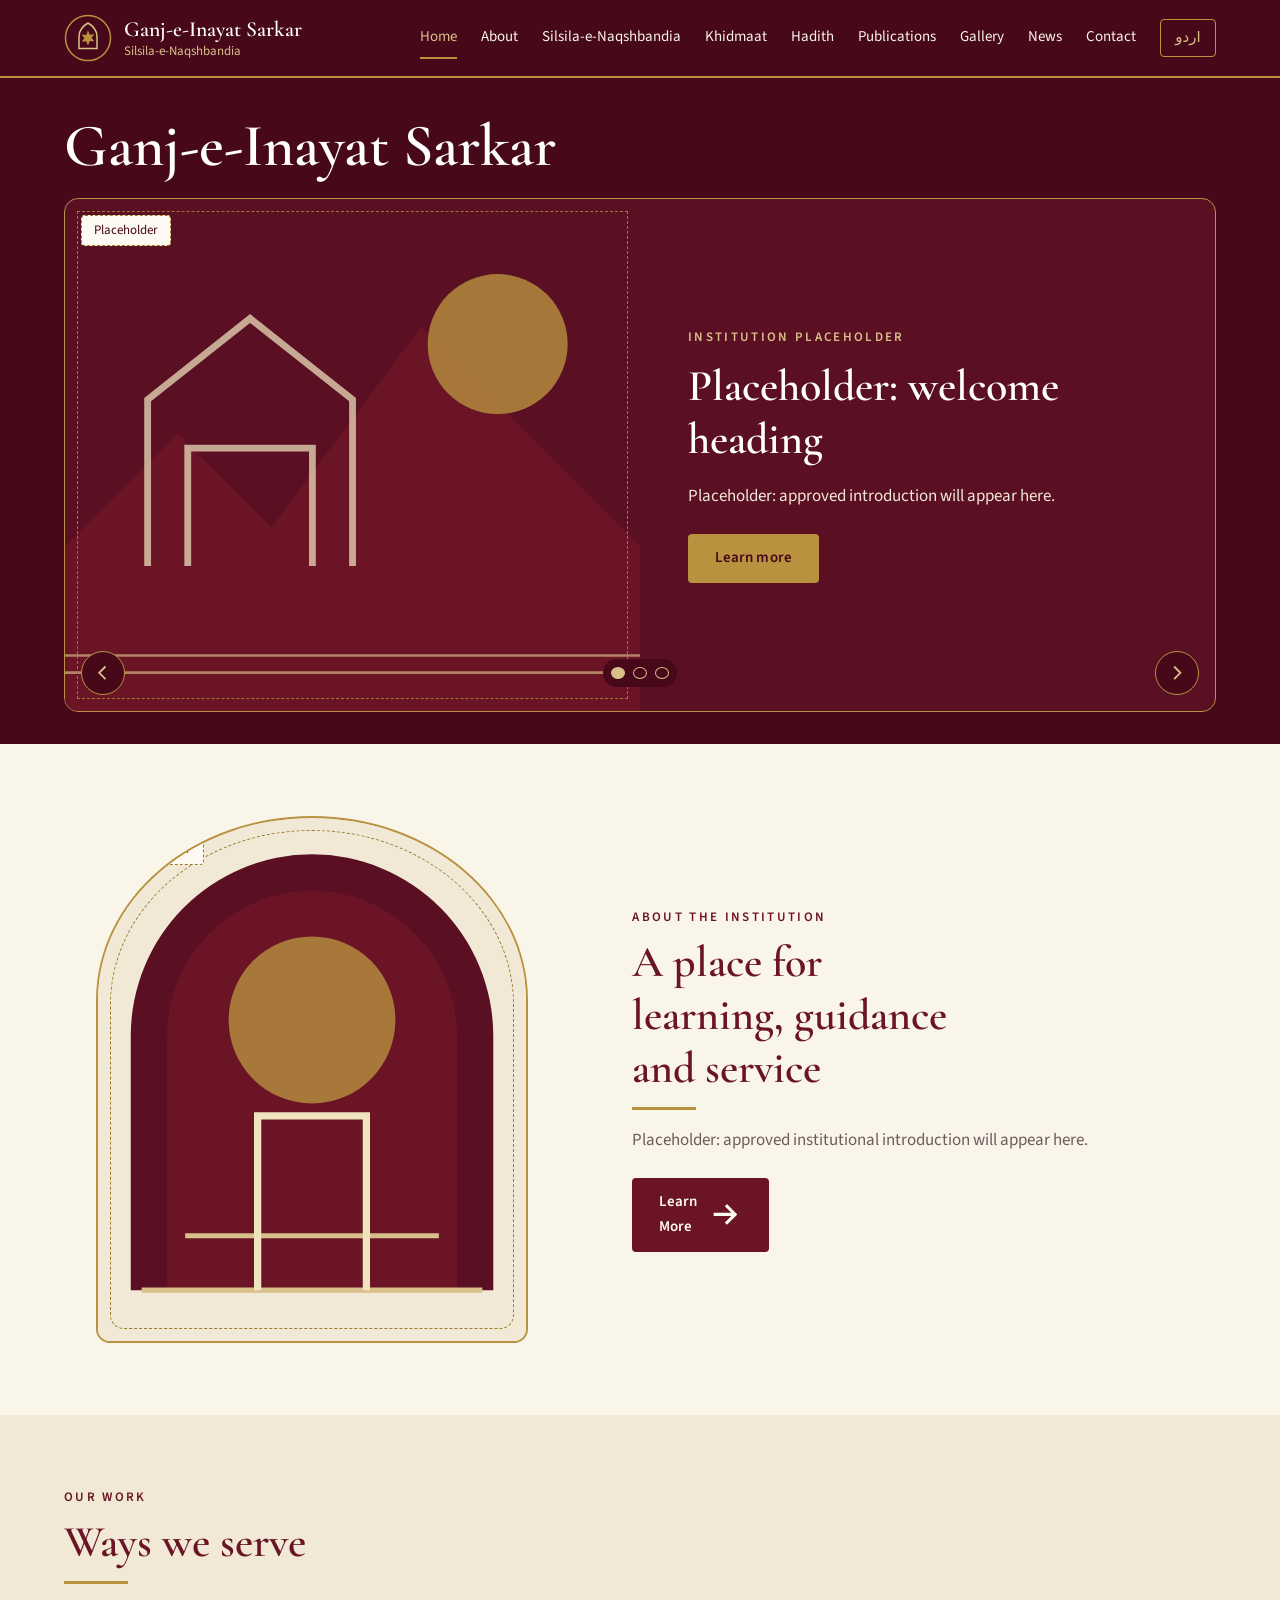
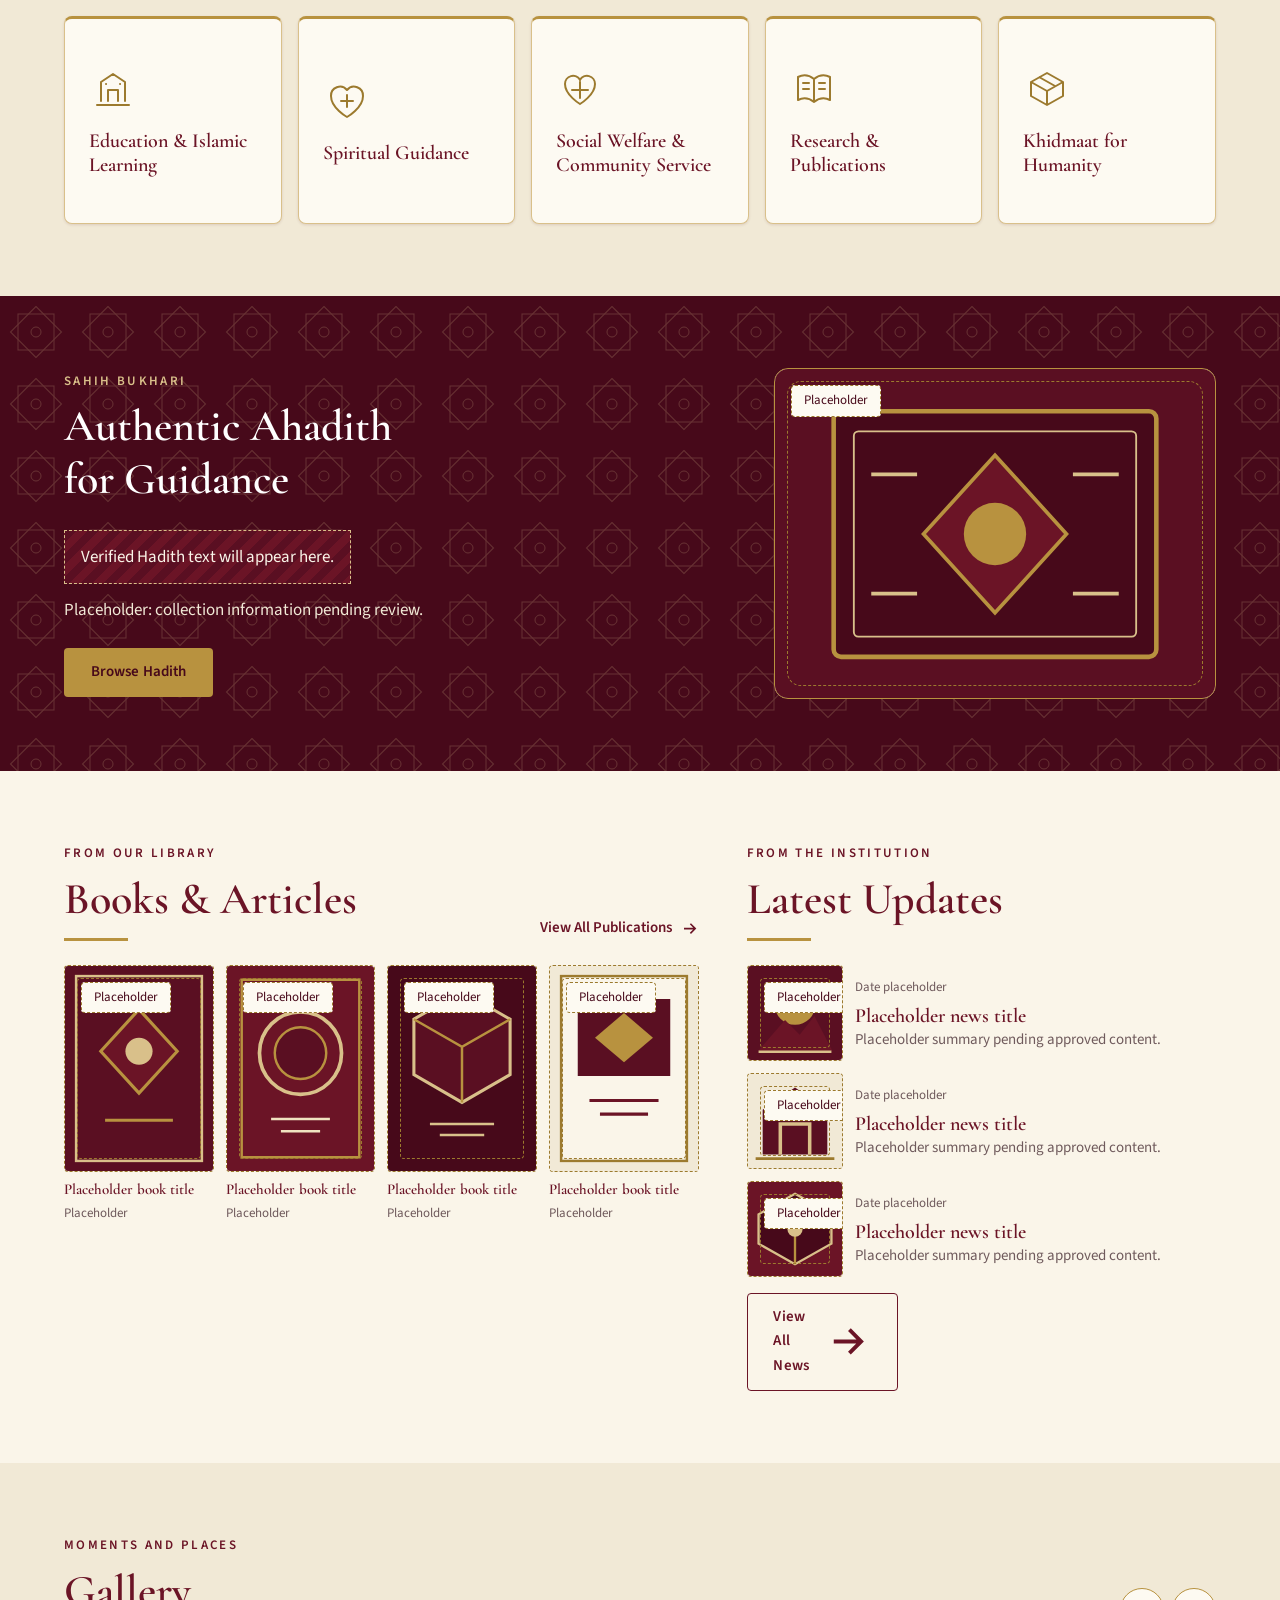
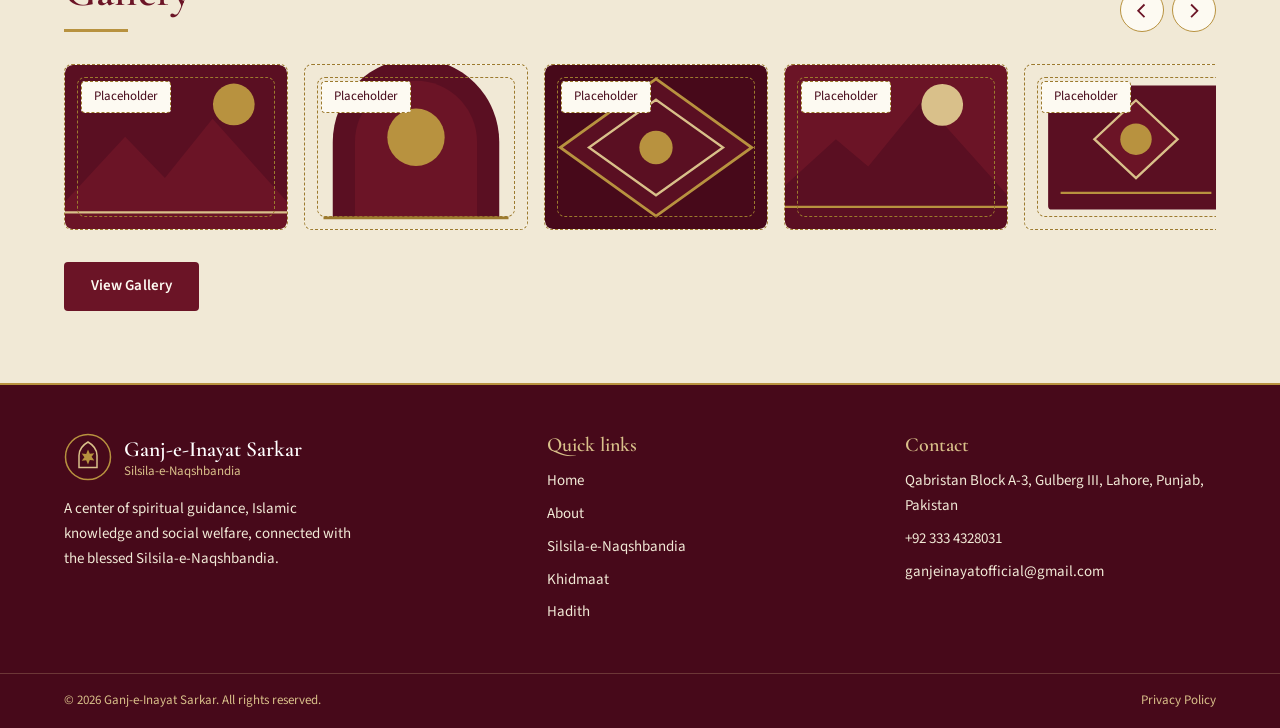
<file: frontend/index.html>
<!DOCTYPE html>
<html lang="en" dir="ltr">
<head>
<meta charset="utf-8">
<meta name="viewport" content="width=device-width, initial-scale=1">
<title data-i18n="page.title">Ganj-e-Inayat Sarkar — Silsila-e-Naqshbandia</title>
<meta name="description" data-i18n-content="page.home.description" content="Ganj-e-Inayat Sarkar — Silsila-e-Naqshbandia">
<link rel="preconnect" href="https://fonts.googleapis.com">
<link rel="preconnect" href="https://fonts.gstatic.com" crossorigin>
<link rel="stylesheet" href="https://fonts.googleapis.com/css2?family=Cormorant+Garamond:wght@500;600;700&family=Noto+Nastaliq+Urdu:wght@400;600&family=Source+Sans+3:wght@400;600&display=swap">
<link rel="stylesheet" href="css/tokens.css">
<link rel="stylesheet" href="css/base.css">
<link rel="stylesheet" href="css/components.css">
<link rel="stylesheet" href="css/pages.css">
<link rel="stylesheet" href="css/rtl.css">
</head>
<body data-page="home">
<a class="skip-link" href="#main" data-i18n="skip">Skip to content</a>
<div id="site-header"></div>
<main id="main" class="home">
  <section class="home-hero" data-i18n-aria-label="home.hero.region" aria-label="Featured content">
    <div class="container">
      <h1 class="home-hero__title" data-i18n="brand.name">Ganj-e-Inayat Sarkar</h1>
      <div class="home-slider" id="home-hero-slider" role="region" aria-roledescription="carousel" data-i18n-aria-roledescription="home.slider.description" data-i18n-aria-label="home.hero.region" aria-label="Featured content">
        <div class="home-slider__slides" aria-live="polite"></div>
        <div class="home-slider__controls">
          <button class="home-slider__arrow" type="button" data-slider-prev data-i18n-aria-label="home.slider.previous" aria-label="Previous slide">
            <svg class="arrow-icon" viewBox="0 0 24 24" aria-hidden="true"><path d="M15 5 8 12l7 7" fill="none" stroke="currentColor" stroke-width="2"/></svg>
          </button>
          <div class="home-slider__dots" role="group" data-i18n-aria-label="home.slider.group" aria-label="Choose slide"></div>
          <button class="home-slider__arrow" type="button" data-slider-next data-i18n-aria-label="home.slider.next" aria-label="Next slide">
            <svg class="arrow-icon" viewBox="0 0 24 24" aria-hidden="true"><path d="m9 5 7 7-7 7" fill="none" stroke="currentColor" stroke-width="2"/></svg>
          </button>
        </div>
      </div>
    </div>
  </section>

  <section class="section home-about" aria-labelledby="home-about-title">
    <div class="container home-about__layout">
      <div class="home-about__visual home-placeholder">
        <img src="assets/placeholders/about.svg" width="640" height="720" loading="lazy" alt="" data-i18n-alt="home.about.imageAlt">
        <span class="home-placeholder__label" data-i18n="home.placeholder">Placeholder</span>
      </div>
      <div class="home-about__copy">
        <p class="eyebrow" data-i18n="home.about.eyebrow">About the institution</p>
        <h2 class="section-title" id="home-about-title" data-i18n="home.about.title">A place for learning, guidance and service</h2>
        <!-- TODO: replace with approved institutional introduction. -->
        <p class="home-about__text" data-i18n="home.about.body">Placeholder: approved institutional introduction will appear here.</p>
        <a class="btn btn--primary" href="about.html"><span data-i18n="home.about.cta">Learn More</span><svg class="arrow-icon" viewBox="0 0 24 24" aria-hidden="true"><path d="M5 12h14m-6-6 6 6-6 6" fill="none" stroke="currentColor" stroke-width="2"/></svg></a>
      </div>
    </div>
  </section>

  <section class="section section--alt home-features" aria-labelledby="home-features-title">
    <div class="container">
      <div class="home-section-heading">
        <p class="eyebrow" data-i18n="home.features.eyebrow">Our work</p>
        <h2 class="section-title" id="home-features-title" data-i18n="home.features.title">Ways we serve</h2>
      </div>
      <div class="home-features__grid">
        <article class="home-feature card">
          <svg viewBox="0 0 48 48" aria-hidden="true"><path d="M8 40h32M12 36V17l12-8 12 8v19M19 36V25h10v11M17 19h.1M31 19h.1" fill="none" stroke="currentColor" stroke-width="2" stroke-linecap="round" stroke-linejoin="round"/></svg>
          <h3 data-i18n="home.features.education">Education &amp; Islamic Learning</h3>
        </article>
        <article class="home-feature card">
          <svg viewBox="0 0 48 48" aria-hidden="true"><path d="M24 40s-16-9-16-21a9 9 0 0 1 16-6 9 9 0 0 1 16 6c0 12-16 21-16 21Z" fill="none" stroke="currentColor" stroke-width="2" stroke-linejoin="round"/><path d="M18 24h12M24 18v12" fill="none" stroke="currentColor" stroke-width="2" stroke-linecap="round"/></svg>
          <h3 data-i18n="home.features.guidance">Spiritual Guidance</h3>
        </article>
        <article class="home-feature card">
          <svg viewBox="0 0 48 48" aria-hidden="true"><path d="M24 39s-15-9-15-20a8 8 0 0 1 15-4 8 8 0 0 1 15 4c0 11-15 20-15 20Z" fill="none" stroke="currentColor" stroke-width="2"/><path d="M16 25h16M24 17v16" fill="none" stroke="currentColor" stroke-width="2" stroke-linecap="round"/></svg>
          <h3 data-i18n="home.features.welfare">Social Welfare &amp; Community Service</h3>
        </article>
        <article class="home-feature card">
          <svg viewBox="0 0 48 48" aria-hidden="true"><path d="M8 12c6-3 11-2 16 2v23c-5-4-10-5-16-2V12Zm32 0c-6-3-11-2-16 2v23c5-4 10-5 16-2V12Z" fill="none" stroke="currentColor" stroke-width="2" stroke-linejoin="round"/><path d="M13 18h6m-6 6h6m10-6h6m-6 6h6" fill="none" stroke="currentColor" stroke-width="2" stroke-linecap="round"/></svg>
          <h3 data-i18n="home.features.research">Research &amp; Publications</h3>
        </article>
        <article class="home-feature card">
          <svg viewBox="0 0 48 48" aria-hidden="true"><path d="M24 8 40 17v14l-16 9-16-9V17l16-9Z" fill="none" stroke="currentColor" stroke-width="2" stroke-linejoin="round"/><path d="m8 17 16 9 16-9M24 26v14M16 12l16 9" fill="none" stroke="currentColor" stroke-width="2" stroke-linejoin="round"/></svg>
          <h3 data-i18n="home.features.humanity">Khidmaat for Humanity</h3>
        </article>
      </div>
    </div>
  </section>

  <section class="section section--dark pattern-bg home-hadith" aria-labelledby="home-hadith-title">
    <div class="container home-hadith__layout">
      <div class="home-hadith__copy">
        <p class="eyebrow" data-i18n="home.hadith.eyebrow">Sahih Bukhari</p>
        <h2 id="home-hadith-title" data-i18n="home.hadith.title">Authentic Ahadith for Guidance</h2>
        <!-- TODO: replace with verified Hadith text and approved references. -->
        <p class="home-hadith__placeholder" data-i18n="home.hadith.placeholder">Verified Hadith text will appear here.</p>
        <p class="home-hadith__text" data-i18n="home.hadith.body">A verified collection will be presented here.</p>
        <a class="btn btn--gold" href="hadith.html" data-i18n="home.hadith.cta">Browse Hadith</a>
      </div>
      <div class="home-hadith__visual home-placeholder">
        <img src="assets/placeholders/hadith.svg" width="480" height="360" loading="lazy" alt="" data-i18n-alt="home.hadith.imageAlt">
        <span class="home-placeholder__label" data-i18n="home.placeholder">Placeholder</span>
      </div>
    </div>
  </section>

  <section class="section home-library" data-i18n-aria-label="home.library.region" aria-label="Publications and latest updates">
    <div class="container home-library__layout">
      <section class="home-library__column" aria-labelledby="home-books-title">
        <div class="home-section-heading home-section-heading--row">
          <div><p class="eyebrow" data-i18n="home.books.eyebrow">From our library</p><h2 class="section-title" id="home-books-title" data-i18n="home.books.title">Books &amp; Articles</h2></div>
          <a class="home-text-link" href="publications.html"><span data-i18n="home.books.all">View All Publications</span><svg class="arrow-icon" viewBox="0 0 24 24" aria-hidden="true"><path d="M5 12h14m-6-6 6 6-6 6" fill="none" stroke="currentColor" stroke-width="2"/></svg></a>
        </div>
        <!-- TODO: replace placeholder book records and covers with approved publications. -->
        <div class="home-books__grid" id="home-books"></div>
      </section>
      <section class="home-library__column home-news" aria-labelledby="home-news-title">
        <div class="home-section-heading">
          <p class="eyebrow" data-i18n="home.news.eyebrow">From the institution</p>
          <h2 class="section-title" id="home-news-title" data-i18n="home.news.title">Latest Updates</h2>
        </div>
        <!-- TODO: replace placeholder news records and dates with approved updates. -->
        <div class="home-news__list" id="home-news-list"></div>
        <a class="btn btn--outline-dark" href="news.html"><span data-i18n="home.news.all">View All News</span><svg class="arrow-icon" viewBox="0 0 24 24" aria-hidden="true"><path d="M5 12h14m-6-6 6 6-6 6" fill="none" stroke="currentColor" stroke-width="2"/></svg></a>
      </section>
    </div>
  </section>

  <section class="section section--alt home-gallery" aria-labelledby="home-gallery-title">
    <div class="container">
      <div class="home-section-heading home-section-heading--row">
        <div><p class="eyebrow" data-i18n="home.gallery.eyebrow">Moments and places</p><h2 class="section-title" id="home-gallery-title" data-i18n="home.gallery.title">Gallery</h2></div>
        <div class="home-gallery__controls">
          <button class="home-slider__arrow" type="button" data-gallery-prev data-i18n-aria-label="home.gallery.previous" aria-label="Scroll gallery backward"><svg class="arrow-icon" viewBox="0 0 24 24" aria-hidden="true"><path d="M15 5 8 12l7 7" fill="none" stroke="currentColor" stroke-width="2"/></svg></button>
          <button class="home-slider__arrow" type="button" data-gallery-next data-i18n-aria-label="home.gallery.next" aria-label="Scroll gallery forward"><svg class="arrow-icon" viewBox="0 0 24 24" aria-hidden="true"><path d="m9 5 7 7-7 7" fill="none" stroke="currentColor" stroke-width="2"/></svg></button>
        </div>
      </div>
      <!-- TODO: replace placeholder gallery images with approved institutional photos. -->
      <div class="home-gallery__scroller" id="home-gallery-scroller" tabindex="0" data-i18n-aria-label="home.gallery.scroller" aria-label="Gallery images"></div>
      <a class="btn btn--primary home-gallery__link" href="gallery.html" data-i18n="home.gallery.cta">View Gallery</a>
    </div>
  </section>
</main>
<div id="site-footer"></div>
<script defer src="js/i18n.js"></script>
<script defer src="js/api.js"></script>
<script defer src="js/layout.js"></script>
<script defer src="js/slider.js"></script>
<script defer src="js/pages/home.js"></script>
</body>
</html>
</file>
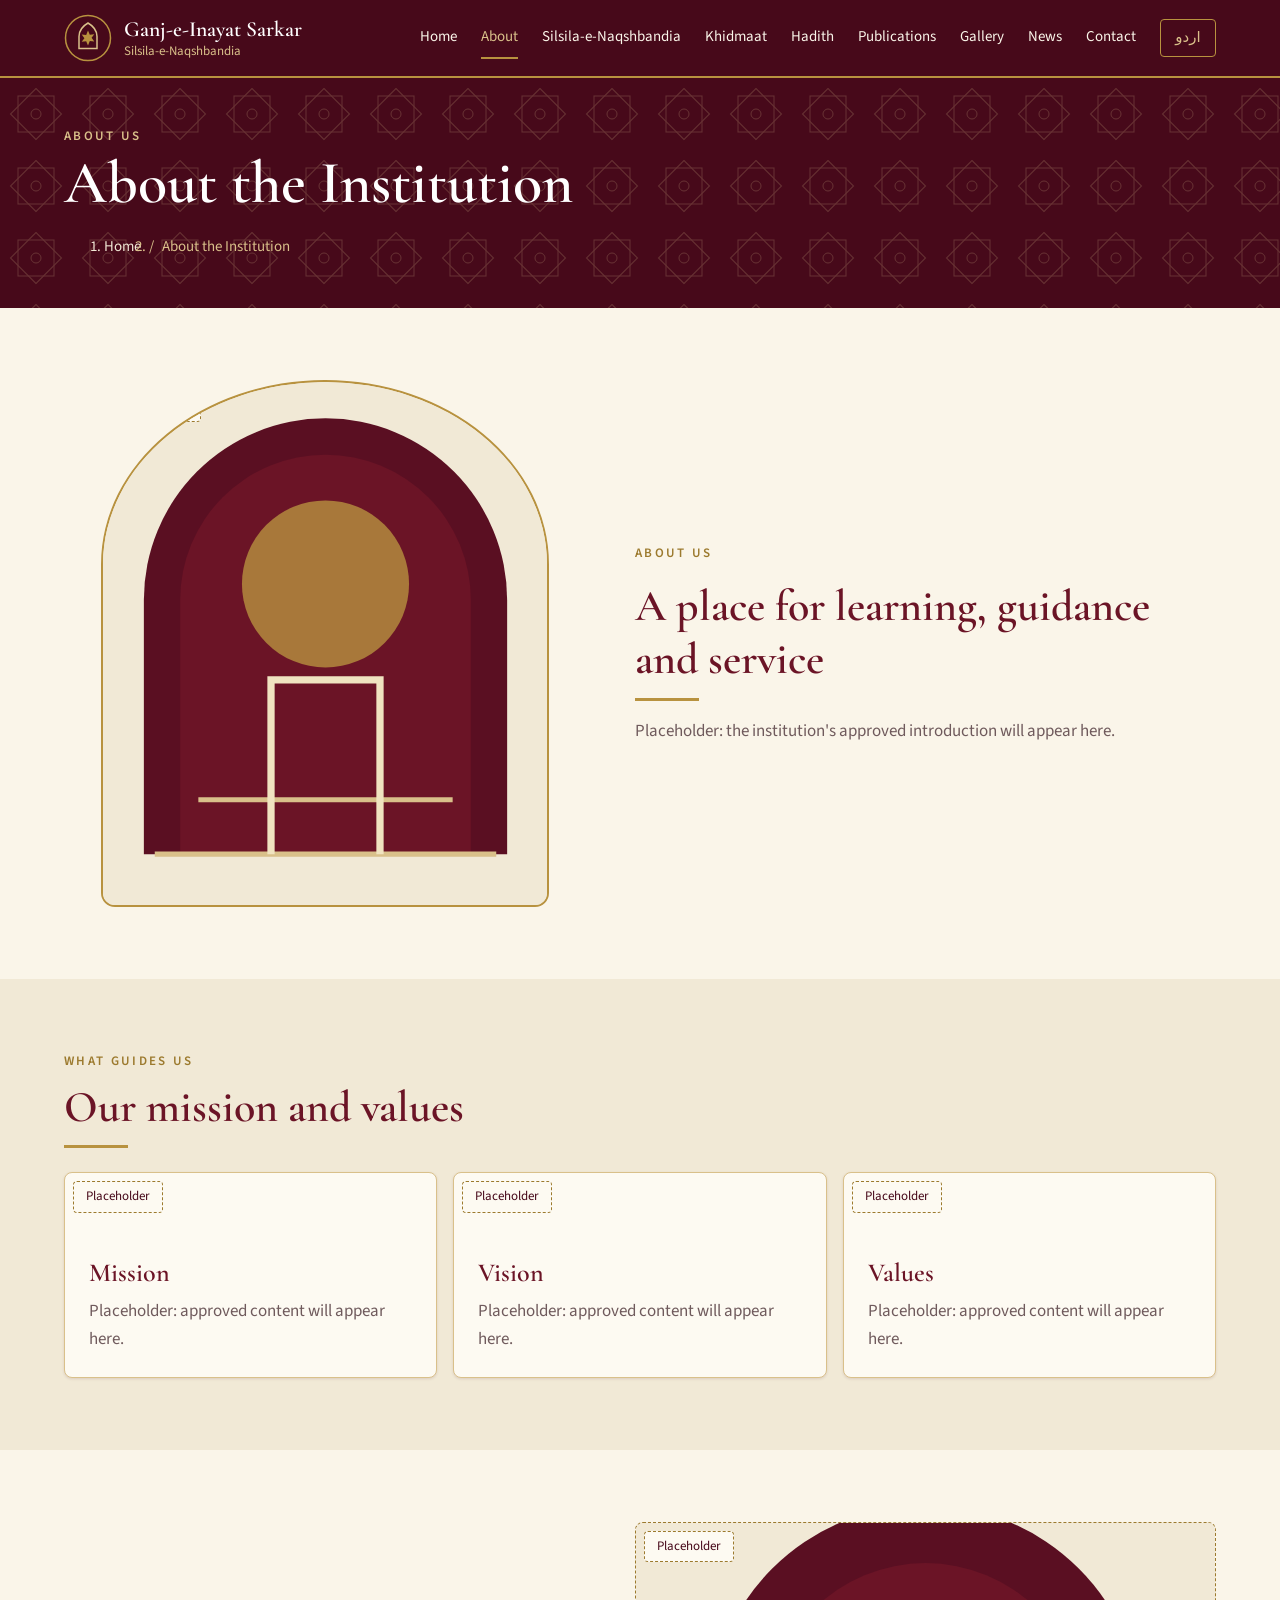
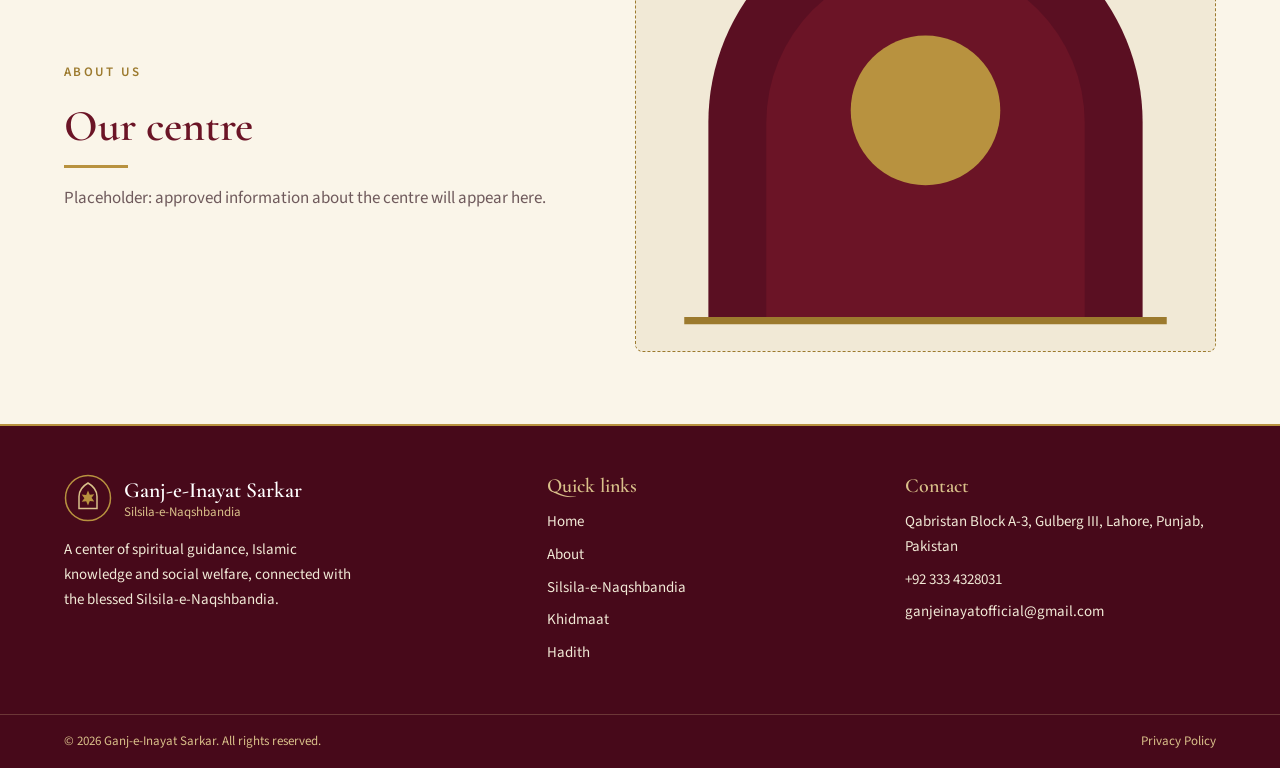
<file: frontend/about.html>
<!DOCTYPE html>
<html lang="en" dir="ltr">
<head>
<meta charset="utf-8">
<meta name="viewport" content="width=device-width, initial-scale=1">
<title data-i18n="page.about.title">About the Institution</title>
<meta name="description" data-i18n-content="page.about.description" content="Learn about Ganj-e-Inayat Sarkar.">
<link rel="preconnect" href="https://fonts.googleapis.com">
<link rel="preconnect" href="https://fonts.gstatic.com" crossorigin>
<link rel="stylesheet" href="https://fonts.googleapis.com/css2?family=Cormorant+Garamond:wght@500;600;700&family=Noto+Nastaliq+Urdu:wght@400;600&family=Source+Sans+3:wght@400;600&display=swap">
<link rel="stylesheet" href="css/tokens.css"><link rel="stylesheet" href="css/base.css"><link rel="stylesheet" href="css/components.css"><link rel="stylesheet" href="css/pages.css"><link rel="stylesheet" href="css/rtl.css">
</head>
<body data-page="about">
<a class="skip-link" href="#main" data-i18n="skip">Skip to content</a><div id="site-header"></div>
<main id="main">
  <header class="page-hero pattern-bg"><div class="container">
    <p class="eyebrow" data-i18n="about.eyebrow">About us</p><h1 data-i18n="page.about.title">About the Institution</h1>
    <nav class="breadcrumb" aria-label="Breadcrumb" data-i18n-aria-label="shared.breadcrumb"><ol><li><a href="index.html" data-i18n="shared.home">Home</a></li><li aria-current="page" data-i18n="page.about.title">About the Institution</li></ol></nav>
  </div></header>
  <section class="section about-intro"><div class="container about-intro__layout">
    <div class="about-intro__image placeholder-box"><img src="assets/placeholders/about.svg" width="640" height="720" loading="lazy" alt="" data-i18n-alt="about.imageAlt"><span class="placeholder-box__label" data-i18n="shared.placeholder">Placeholder</span></div>
    <div class="page-copy"><p class="eyebrow" data-i18n="about.eyebrow">About us</p><h2 class="section-title" data-i18n="about.introTitle">A place for learning, guidance and service</h2>
      <!-- TODO: replace with approved institutional introduction. -->
      <p data-i18n="about.introText">Placeholder: the institution's approved introduction will appear here.</p>
    </div>
  </div></section>
  <section class="section section--alt about-values"><div class="container">
    <p class="eyebrow" data-i18n="about.valuesEyebrow">What guides us</p><h2 class="section-title" data-i18n="about.valuesTitle">Our mission and values</h2>
    <!-- TODO: replace value statements with approved institutional content. -->
    <div class="about-values__grid">
      <article class="card"><span class="placeholder-box__label" data-i18n="shared.placeholder">Placeholder</span><h3 data-i18n="about.missionTitle">Mission</h3><p data-i18n="shared.placeholderDescription">Placeholder: approved content will appear here.</p></article>
      <article class="card"><span class="placeholder-box__label" data-i18n="shared.placeholder">Placeholder</span><h3 data-i18n="about.visionTitle">Vision</h3><p data-i18n="shared.placeholderDescription">Placeholder: approved content will appear here.</p></article>
      <article class="card"><span class="placeholder-box__label" data-i18n="shared.placeholder">Placeholder</span><h3 data-i18n="about.valuesCardTitle">Values</h3><p data-i18n="shared.placeholderDescription">Placeholder: approved content will appear here.</p></article>
    </div>
  </div></section>
  <section class="section about-centre"><div class="container about-centre__layout">
    <div class="page-copy"><p class="eyebrow" data-i18n="about.eyebrow">About us</p><h2 class="section-title" data-i18n="about.centreTitle">Our centre</h2>
      <!-- TODO: replace with approved centre information. -->
      <p data-i18n="about.centreText">Placeholder: approved information about the centre will appear here.</p>
    </div>
    <div class="about-centre__visual placeholder-box"><img src="assets/placeholders/gallery-2.svg" width="480" height="356" loading="lazy" alt="" data-i18n-alt="about.imageAlt"><span class="placeholder-box__label" data-i18n="shared.placeholder">Placeholder</span></div>
  </div></section>
</main><div id="site-footer"></div>
<script defer src="js/i18n.js"></script><script defer src="js/api.js"></script><script defer src="js/layout.js"></script>
</body></html>
</file>
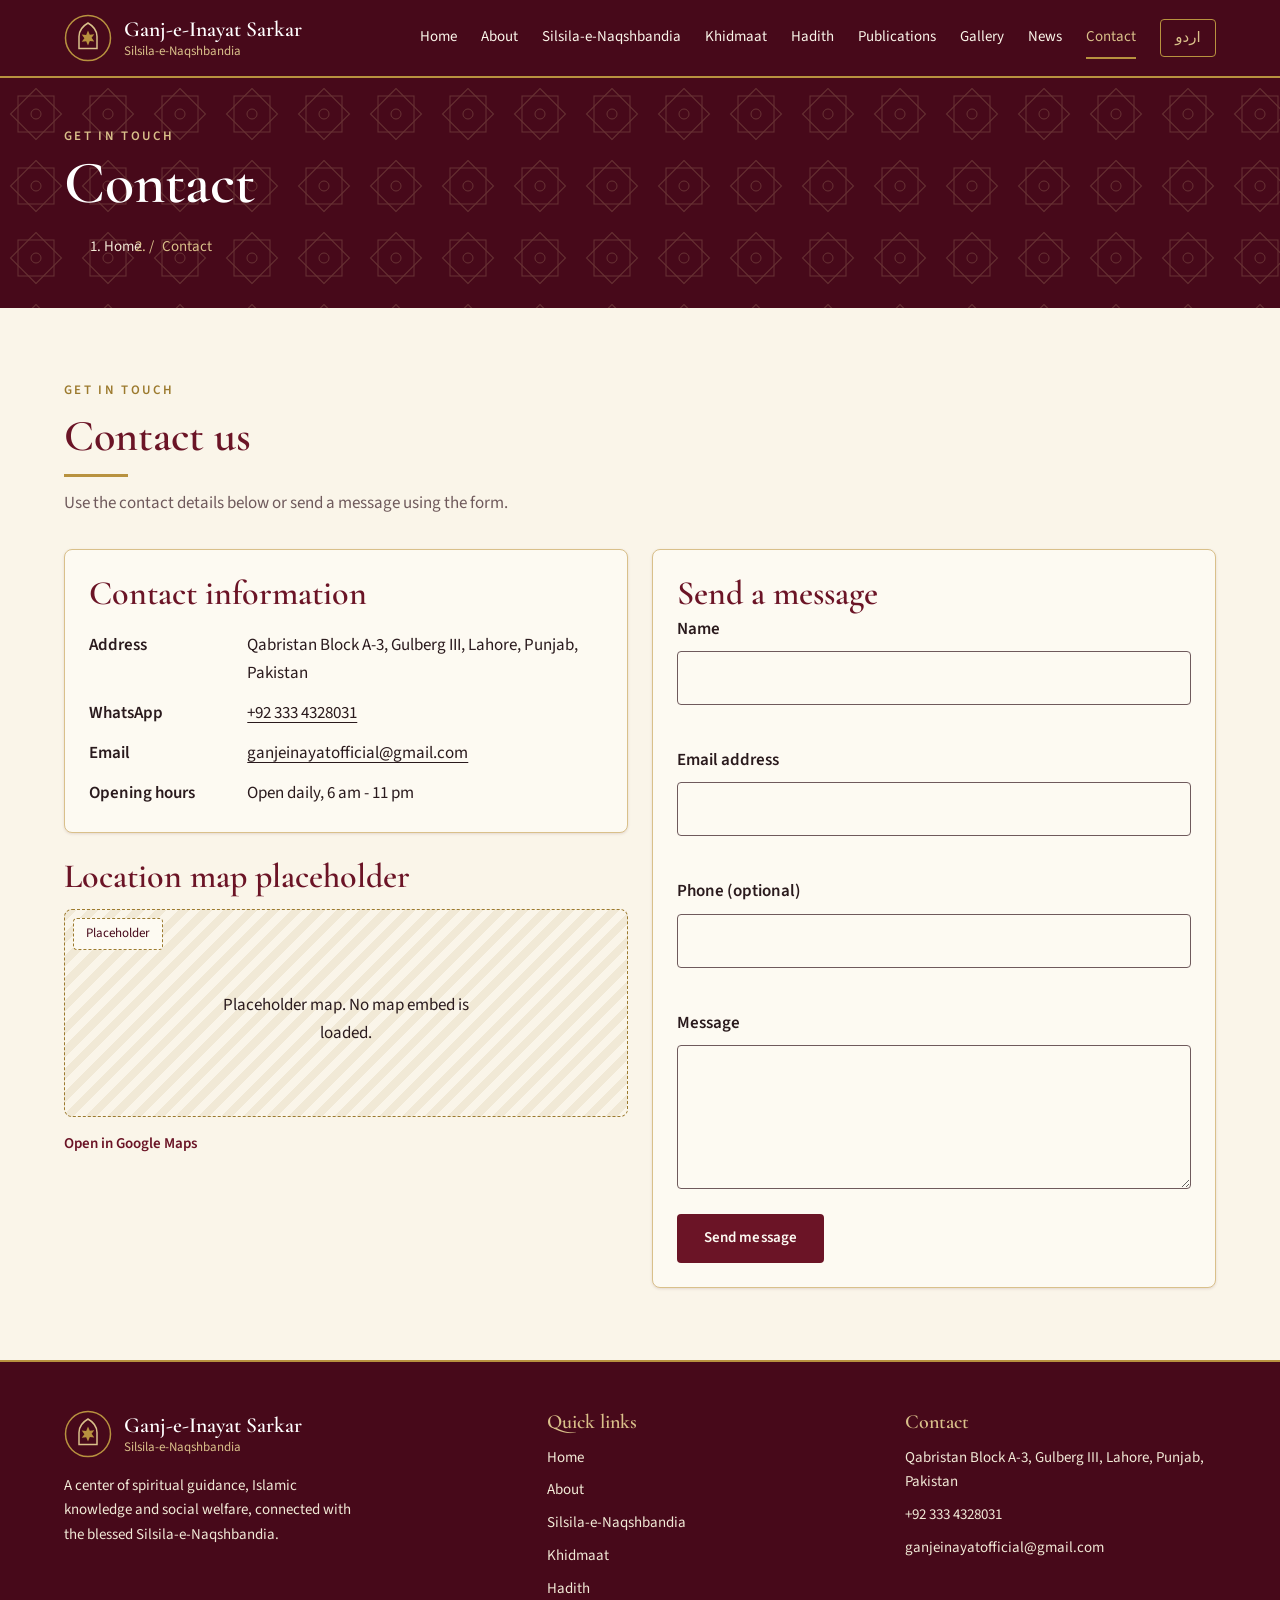
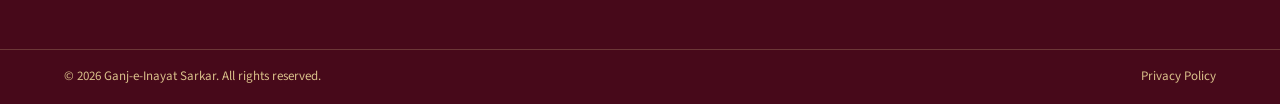
<file: frontend/contact.html>
<!DOCTYPE html>
<html lang="en" dir="ltr">
<head>
<meta charset="utf-8"><meta name="viewport" content="width=device-width, initial-scale=1">
<title data-i18n="page.contact.title">Contact</title><meta name="description" data-i18n-content="page.contact.description" content="Contact Ganj-e-Inayat Sarkar.">
<link rel="preconnect" href="https://fonts.googleapis.com"><link rel="preconnect" href="https://fonts.gstatic.com" crossorigin>
<link rel="stylesheet" href="https://fonts.googleapis.com/css2?family=Cormorant+Garamond:wght@500;600;700&family=Noto+Nastaliq+Urdu:wght@400;600&family=Source+Sans+3:wght@400;600&display=swap">
<link rel="stylesheet" href="css/tokens.css"><link rel="stylesheet" href="css/base.css"><link rel="stylesheet" href="css/components.css"><link rel="stylesheet" href="css/pages.css"><link rel="stylesheet" href="css/rtl.css">
</head>
<body data-page="contact"><a class="skip-link" href="#main" data-i18n="skip">Skip to content</a><div id="site-header"></div>
<main id="main">
  <header class="page-hero pattern-bg"><div class="container"><p class="eyebrow" data-i18n="contactPage.eyebrow">Get in touch</p><h1 data-i18n="page.contact.title">Contact</h1><nav class="breadcrumb" aria-label="Breadcrumb" data-i18n-aria-label="shared.breadcrumb"><ol><li><a href="index.html" data-i18n="shared.home">Home</a></li><li aria-current="page" data-i18n="page.contact.title">Contact</li></ol></nav></div></header>
  <section class="section contact-main"><div class="container"><p class="eyebrow" data-i18n="contactPage.eyebrow">Get in touch</p><h2 class="section-title" data-i18n="contactPage.introTitle">Contact us</h2><p class="page-copy contact-main__intro" data-i18n="contactPage.introText">Use the contact details below or send a message using the form.</p>
    <div class="contact-layout">
      <div class="contact-details">
        <section class="card contact-info" aria-labelledby="contact-info-title"><h2 id="contact-info-title" data-i18n="contactPage.infoTitle">Contact information</h2>
          <dl>
            <dt data-i18n="contactPage.addressLabel">Address</dt><dd data-i18n="contact.address">Qabristan Block A-3, Gulberg III, Lahore, Punjab, Pakistan</dd>
            <dt data-i18n="contactPage.whatsappLabel">WhatsApp</dt><dd><a class="num" href="https://wa.me/923334328031" data-i18n="contact.whatsapp">+92 333 4328031</a></dd>
            <dt data-i18n="contactPage.emailLabel">Email</dt><dd><a class="latin" href="mailto:ganjeinayatofficial@gmail.com" data-i18n="contact.email">ganjeinayatofficial@gmail.com</a></dd>
            <dt data-i18n="contactPage.hoursLabel">Opening hours</dt><dd data-i18n="contactPage.hours">Open daily, 6 am - 11 pm</dd>
          </dl>
        </section>
        <section class="contact-map" aria-labelledby="contact-map-title"><h2 id="contact-map-title" data-i18n="contactPage.mapTitle">Location map placeholder</h2><div class="contact-map__box placeholder-box" role="img" aria-label="Map placeholder" data-i18n-aria-label="contactPage.mapAlt"><span class="placeholder-box__label" data-i18n="shared.placeholder">Placeholder</span><p data-i18n="contactPage.mapText">Placeholder map. No map embed is loaded.</p></div><a class="home-text-link latin" href="https://www.google.com/maps/search/?api=1&amp;query=Qabristan%20Block%20A-3%2C%20Gulberg%20III%2C%20Lahore%2C%20Pakistan" target="_blank" rel="noopener noreferrer" data-i18n="contactPage.openMap">Open in Google Maps</a></section>
      </div>
      <section class="card contact-form-card" aria-labelledby="contact-form-title"><h2 id="contact-form-title" data-i18n="contactPage.formTitle">Send a message</h2>
        <form id="contact-form" novalidate>
          <div class="form-field"><label for="contact-name" data-i18n="contactPage.nameLabel">Name</label><input id="contact-name" name="name" autocomplete="name" required aria-describedby="contact-name-error"><span class="form-field__error" id="contact-name-error" aria-live="polite"></span></div>
          <div class="form-field"><label for="contact-email" data-i18n="contactPage.emailFieldLabel">Email address</label><input id="contact-email" name="email" type="email" autocomplete="email" required aria-describedby="contact-email-error"><span class="form-field__error" id="contact-email-error" aria-live="polite"></span></div>
          <div class="form-field"><label for="contact-phone" data-i18n="contactPage.phoneLabel">Phone (optional)</label><input id="contact-phone" name="phone" type="tel" autocomplete="tel" aria-describedby="contact-phone-error"><span class="form-field__error" id="contact-phone-error" aria-live="polite"></span></div>
          <div class="form-field"><label for="contact-message" data-i18n="contactPage.messageLabel">Message</label><textarea id="contact-message" name="message" required aria-describedby="contact-message-error"></textarea><span class="form-field__error" id="contact-message-error" aria-live="polite"></span></div>
          <div class="contact-honeypot" aria-hidden="true"><label for="contact-website" data-i18n="contactPage.honeypotLabel">Leave this field empty</label><input id="contact-website" name="website" tabindex="-1" autocomplete="off"></div>
          <div class="contact-form__status" id="contact-form-status" role="status" aria-live="polite"></div>
          <button class="btn btn--primary" type="submit" data-i18n="contactPage.submit">Send message</button>
        </form>
      </section>
    </div>
  </div></section>
</main><div id="site-footer"></div>
<script defer src="js/i18n.js"></script><script defer src="js/api.js"></script><script defer src="js/layout.js"></script><script defer src="js/pages/contact.js"></script>
</body></html>
</file>
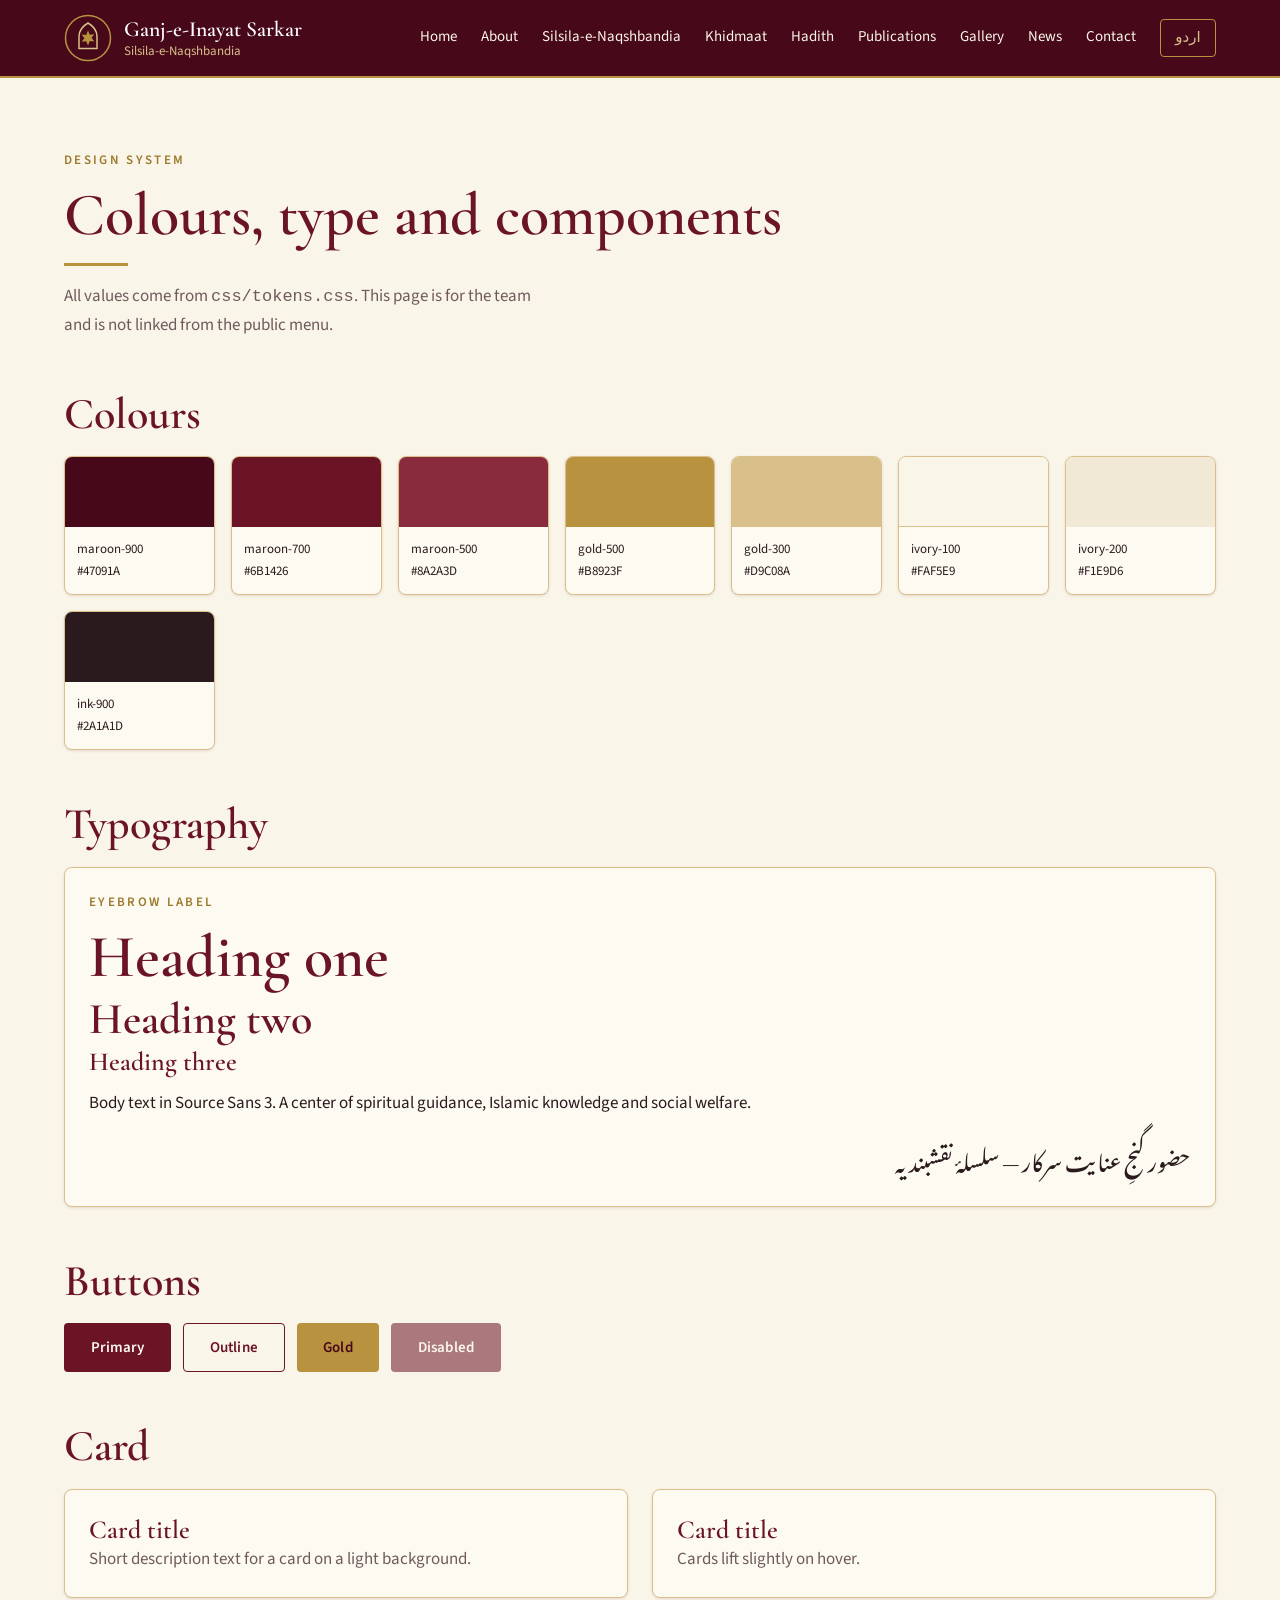
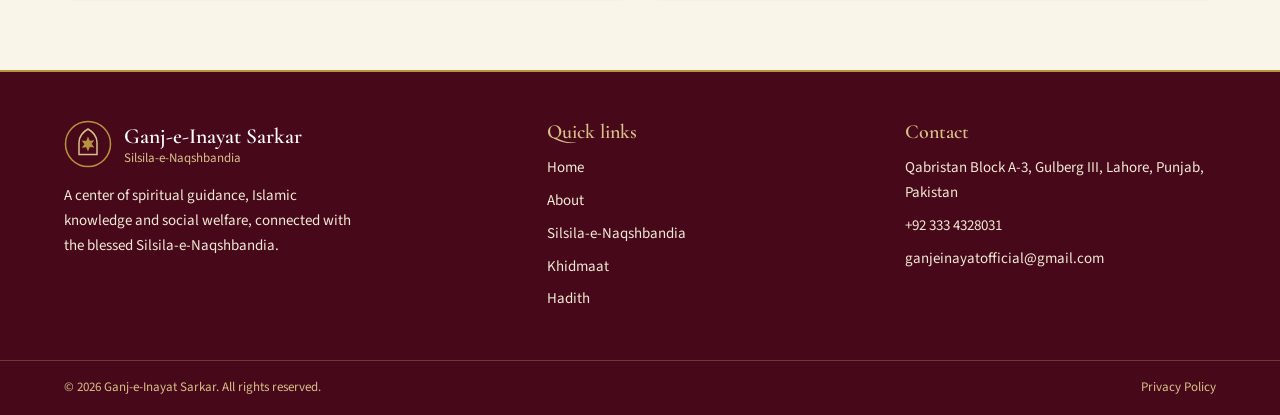
<file: frontend/design-system.html>
<!DOCTYPE html>
<html lang="en" dir="ltr">
<head>
<meta charset="utf-8">
<meta name="viewport" content="width=device-width, initial-scale=1">
<title>Design system — Ganj-e-Inayat Sarkar</title>
<meta name="description" content="Ganj-e-Inayat Sarkar - Silsila-e-Naqshbandia">
<link rel="preconnect" href="https://fonts.googleapis.com">
<link rel="preconnect" href="https://fonts.gstatic.com" crossorigin>
<link rel="stylesheet" href="https://fonts.googleapis.com/css2?family=Cormorant+Garamond:wght@500;600;700&family=Noto+Nastaliq+Urdu:wght@400;600&family=Source+Sans+3:wght@400;600&display=swap">
<link rel="stylesheet" href="css/tokens.css">
<link rel="stylesheet" href="css/base.css">
<link rel="stylesheet" href="css/components.css">
<link rel="stylesheet" href="css/rtl.css">
</head>
<body data-page="">
<a class="skip-link" href="#main" data-i18n="skip">Skip to content</a>
<div id="site-header"></div>
<main id="main">
  <section class="section">
    <div class="container">
      <p class="eyebrow">Design system</p>
      <h1 class="section-title">Colours, type and components</h1>
      <p style="margin-top:var(--space-4);max-width:62ch;color:var(--text-muted)">All values come from <code>css/tokens.css</code>. This page is for the team and is not linked from the public menu.</p>

      <h2 style="margin-top:var(--space-7)">Colours</h2>
      <div style="display:grid;grid-template-columns:repeat(auto-fill,minmax(150px,1fr));gap:var(--space-4);margin-top:var(--space-4)">
        <div class="card" style="padding:0;overflow:hidden"><div style="height:70px;background:var(--maroon-900)"></div><p style="padding:var(--space-3);font-size:var(--fs-xs)">maroon-900<br>#47091A</p></div>
        <div class="card" style="padding:0;overflow:hidden"><div style="height:70px;background:var(--maroon-700)"></div><p style="padding:var(--space-3);font-size:var(--fs-xs)">maroon-700<br>#6B1426</p></div>
        <div class="card" style="padding:0;overflow:hidden"><div style="height:70px;background:var(--maroon-500)"></div><p style="padding:var(--space-3);font-size:var(--fs-xs)">maroon-500<br>#8A2A3D</p></div>
        <div class="card" style="padding:0;overflow:hidden"><div style="height:70px;background:var(--gold-500)"></div><p style="padding:var(--space-3);font-size:var(--fs-xs)">gold-500<br>#B8923F</p></div>
        <div class="card" style="padding:0;overflow:hidden"><div style="height:70px;background:var(--gold-300)"></div><p style="padding:var(--space-3);font-size:var(--fs-xs)">gold-300<br>#D9C08A</p></div>
        <div class="card" style="padding:0;overflow:hidden"><div style="height:70px;background:var(--ivory-100);border-bottom:1px solid var(--border)"></div><p style="padding:var(--space-3);font-size:var(--fs-xs)">ivory-100<br>#FAF5E9</p></div>
        <div class="card" style="padding:0;overflow:hidden"><div style="height:70px;background:var(--ivory-200)"></div><p style="padding:var(--space-3);font-size:var(--fs-xs)">ivory-200<br>#F1E9D6</p></div>
        <div class="card" style="padding:0;overflow:hidden"><div style="height:70px;background:var(--ink-900)"></div><p style="padding:var(--space-3);font-size:var(--fs-xs)">ink-900<br>#2A1A1D</p></div>
      </div>

      <h2 style="margin-top:var(--space-7)">Typography</h2>
      <div class="card" style="margin-top:var(--space-4)">
        <p class="eyebrow">Eyebrow label</p>
        <h1 style="margin-top:var(--space-2)">Heading one</h1>
        <h2>Heading two</h2>
        <h3>Heading three</h3>
        <p style="margin-top:var(--space-3)">Body text in Source Sans 3. A center of spiritual guidance, Islamic knowledge and social welfare.</p>
        <p lang="ur" dir="rtl" style="margin-top:var(--space-4);font-family:var(--font-urdu);line-height:var(--lh-urdu);font-size:1.4rem">حضور گنجِ عنایت سرکار — سلسلۂ نقشبندیہ</p>
      </div>

      <h2 style="margin-top:var(--space-7)">Buttons</h2>
      <div style="display:flex;gap:var(--space-3);flex-wrap:wrap;margin-top:var(--space-4)">
        <button class="btn btn--primary">Primary</button>
        <button class="btn btn--outline-dark">Outline</button>
        <button class="btn btn--gold">Gold</button>
        <button class="btn btn--primary" disabled>Disabled</button>
      </div>

      <h2 style="margin-top:var(--space-7)">Card</h2>
      <div style="display:grid;grid-template-columns:repeat(auto-fit,minmax(240px,1fr));gap:var(--space-5);margin-top:var(--space-4)">
        <article class="card"><h3>Card title</h3><p style="color:var(--text-muted)">Short description text for a card on a light background.</p></article>
        <article class="card"><h3>Card title</h3><p style="color:var(--text-muted)">Cards lift slightly on hover.</p></article>
      </div>
    </div>
  </section>
</main>
<div id="site-footer"></div>
<script src="js/i18n.js"></script>
<script src="js/api.js"></script>
<script src="js/layout.js"></script>
</body>
</html>
</file>
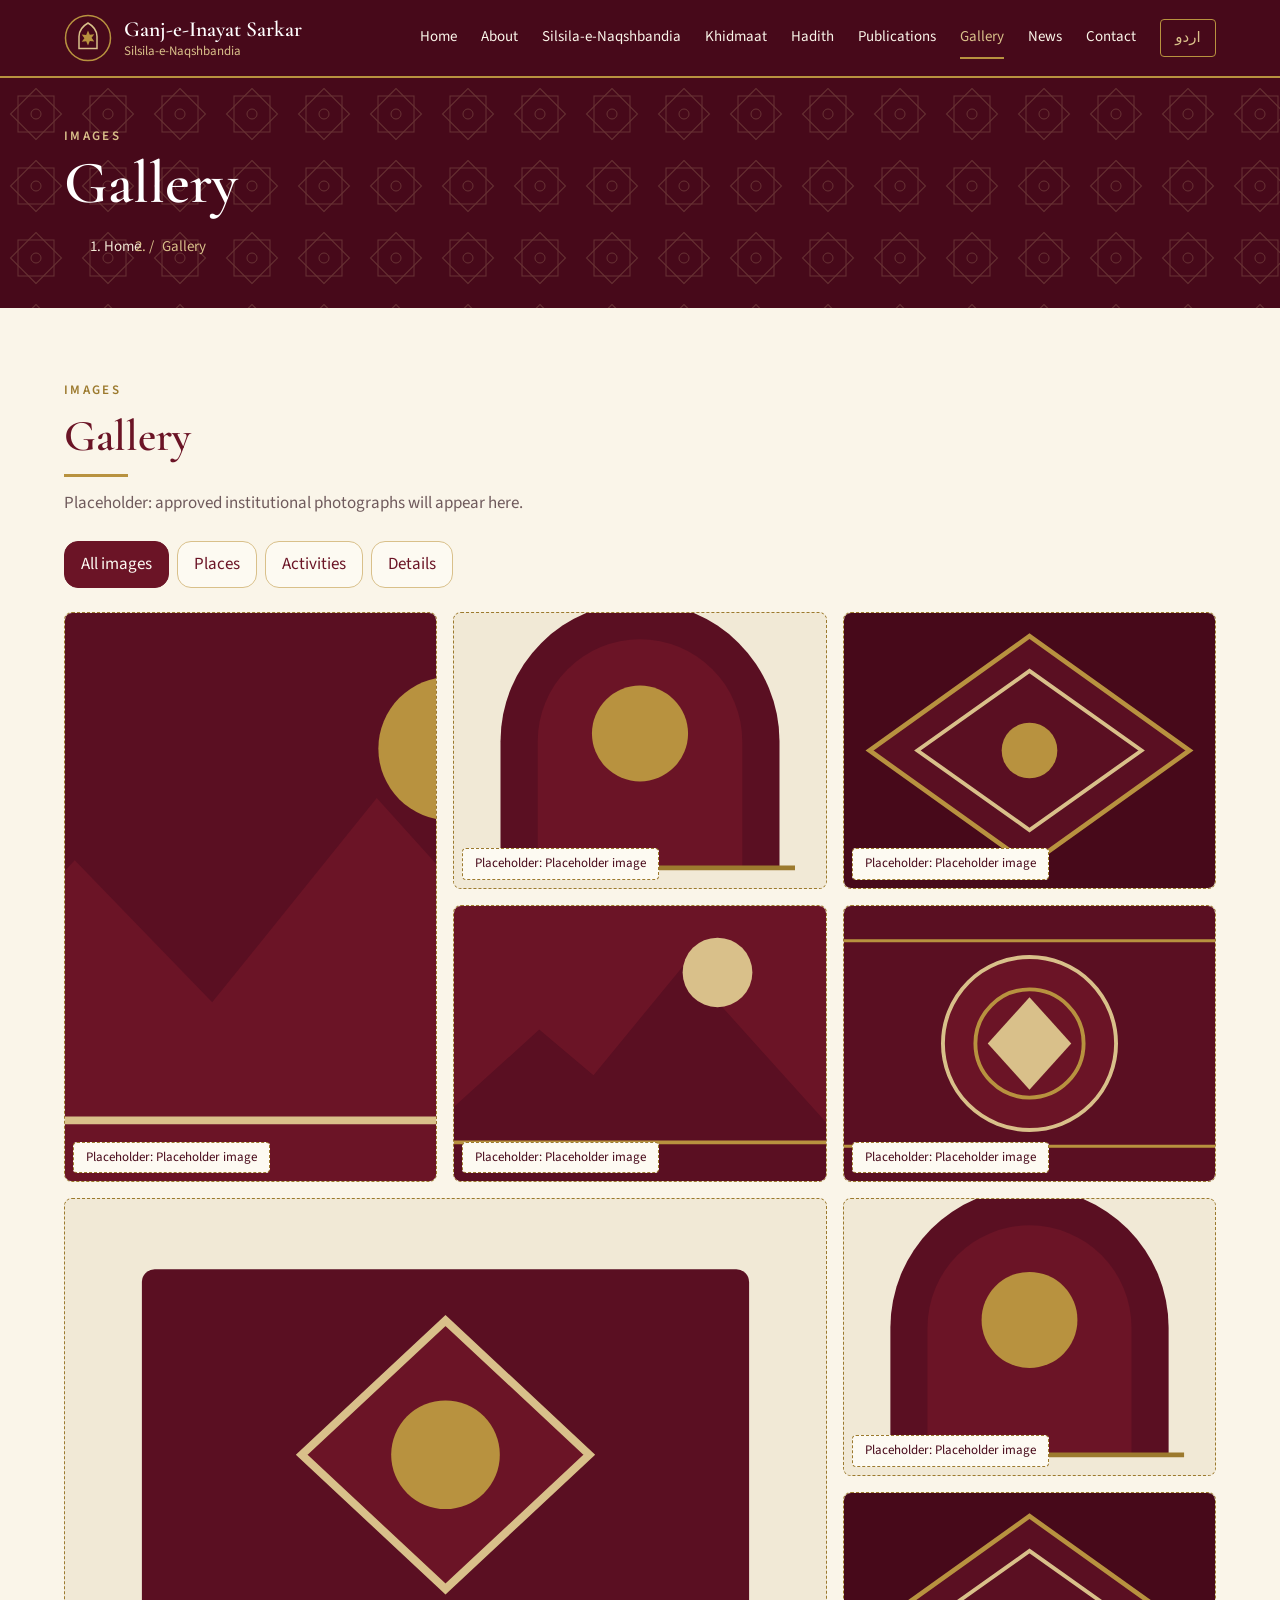
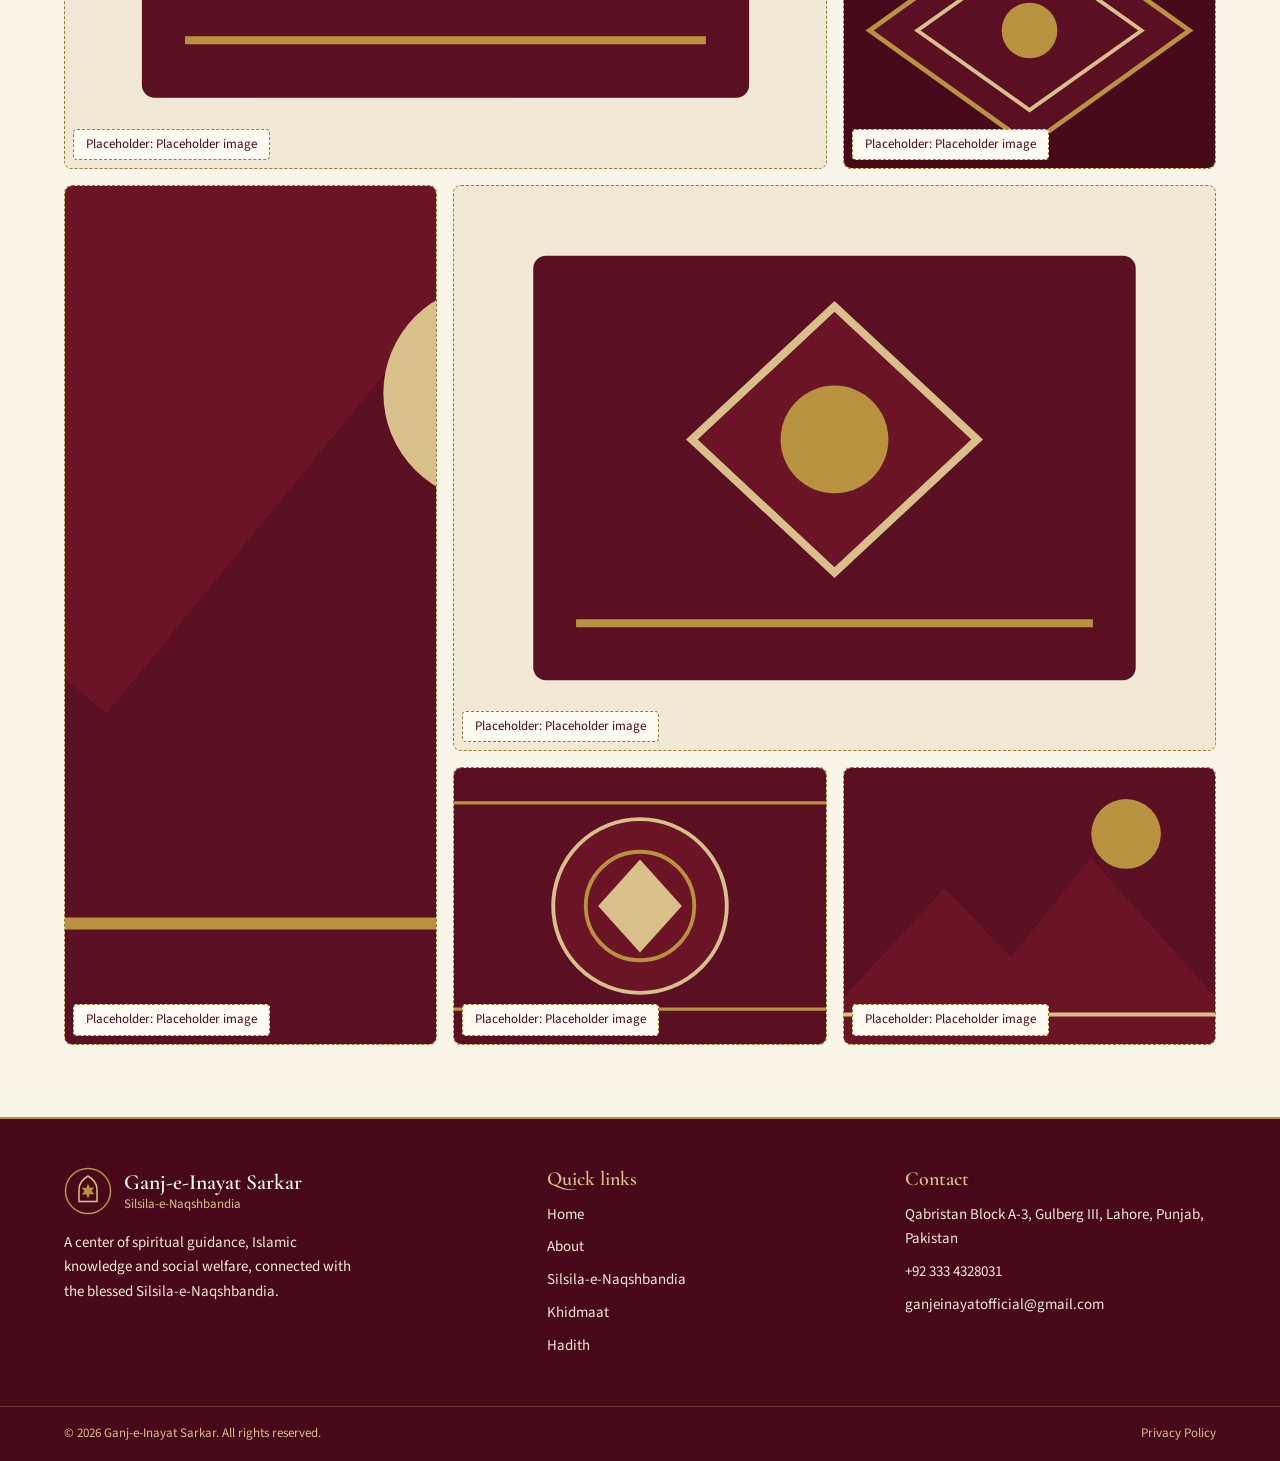
<file: frontend/gallery.html>
<!DOCTYPE html>
<html lang="en" dir="ltr">
<head>
<meta charset="utf-8"><meta name="viewport" content="width=device-width, initial-scale=1">
<title data-i18n="page.gallery.title">Gallery</title><meta name="description" data-i18n-content="page.gallery.description" content="Browse placeholder gallery images.">
<link rel="preconnect" href="https://fonts.googleapis.com"><link rel="preconnect" href="https://fonts.gstatic.com" crossorigin>
<link rel="stylesheet" href="https://fonts.googleapis.com/css2?family=Cormorant+Garamond:wght@500;600;700&family=Noto+Nastaliq+Urdu:wght@400;600&family=Source+Sans+3:wght@400;600&display=swap">
<link rel="stylesheet" href="css/tokens.css"><link rel="stylesheet" href="css/base.css"><link rel="stylesheet" href="css/components.css"><link rel="stylesheet" href="css/pages.css"><link rel="stylesheet" href="css/rtl.css">
</head>
<body data-page="gallery"><a class="skip-link" href="#main" data-i18n="skip">Skip to content</a><div id="site-header"></div>
<main id="main">
  <header class="page-hero pattern-bg"><div class="container"><p class="eyebrow" data-i18n="gallery.eyebrow">Images</p><h1 data-i18n="page.gallery.title">Gallery</h1><nav class="breadcrumb" aria-label="Breadcrumb" data-i18n-aria-label="shared.breadcrumb"><ol><li><a href="index.html" data-i18n="shared.home">Home</a></li><li aria-current="page" data-i18n="page.gallery.title">Gallery</li></ol></nav></div></header>
  <section class="section gallery-main"><div class="container"><p class="eyebrow" data-i18n="gallery.eyebrow">Images</p><h2 class="section-title" data-i18n="gallery.introTitle">Gallery</h2><!-- TODO: replace placeholder images with approved institutional photographs. --><p class="page-copy gallery-main__intro" data-i18n="gallery.introText">Placeholder: approved institutional photographs will appear here.</p>
    <div class="chips gallery-filters" role="group" aria-label="Filter gallery" data-i18n-aria-label="gallery.filterLabel">
      <button type="button" data-gallery-filter="all" aria-pressed="true" data-i18n="gallery.filterAll">All images</button>
      <button type="button" data-gallery-filter="places" aria-pressed="false" data-i18n="gallery.filterPlaces">Places</button>
      <button type="button" data-gallery-filter="activities" aria-pressed="false" data-i18n="gallery.filterActivities">Activities</button>
      <button type="button" data-gallery-filter="details" aria-pressed="false" data-i18n="gallery.filterDetails">Details</button>
    </div>
    <div class="gallery-grid" id="gallery-grid" aria-label="Gallery images" data-i18n-aria-label="gallery.listLabel"></div>
  </div></section>
</main>
<div class="lightbox" id="gallery-lightbox" role="dialog" aria-modal="true" aria-label="Gallery image viewer" data-i18n-aria-label="gallery.lightboxLabel" hidden>
  <div class="lightbox__panel">
    <button class="lightbox__close" type="button" data-lightbox-close aria-label="Close image viewer" data-i18n-aria-label="gallery.close">×</button>
    <div class="lightbox__image-wrap"><img class="lightbox__image" src="assets/placeholders/gallery-1.svg" width="480" height="356" alt="" data-lightbox-image></div>
    <p class="lightbox__caption" data-lightbox-caption data-i18n="gallery.caption">Placeholder image</p>
    <div class="lightbox__controls"><button type="button" data-lightbox-prev data-i18n="gallery.previous">Previous image</button><button type="button" data-lightbox-next data-i18n="gallery.next">Next image</button></div>
  </div>
</div>
<div id="site-footer"></div>
<script defer src="js/i18n.js"></script><script defer src="js/api.js"></script><script defer src="js/layout.js"></script><script defer src="js/pages/gallery.js"></script>
</body></html>
</file>
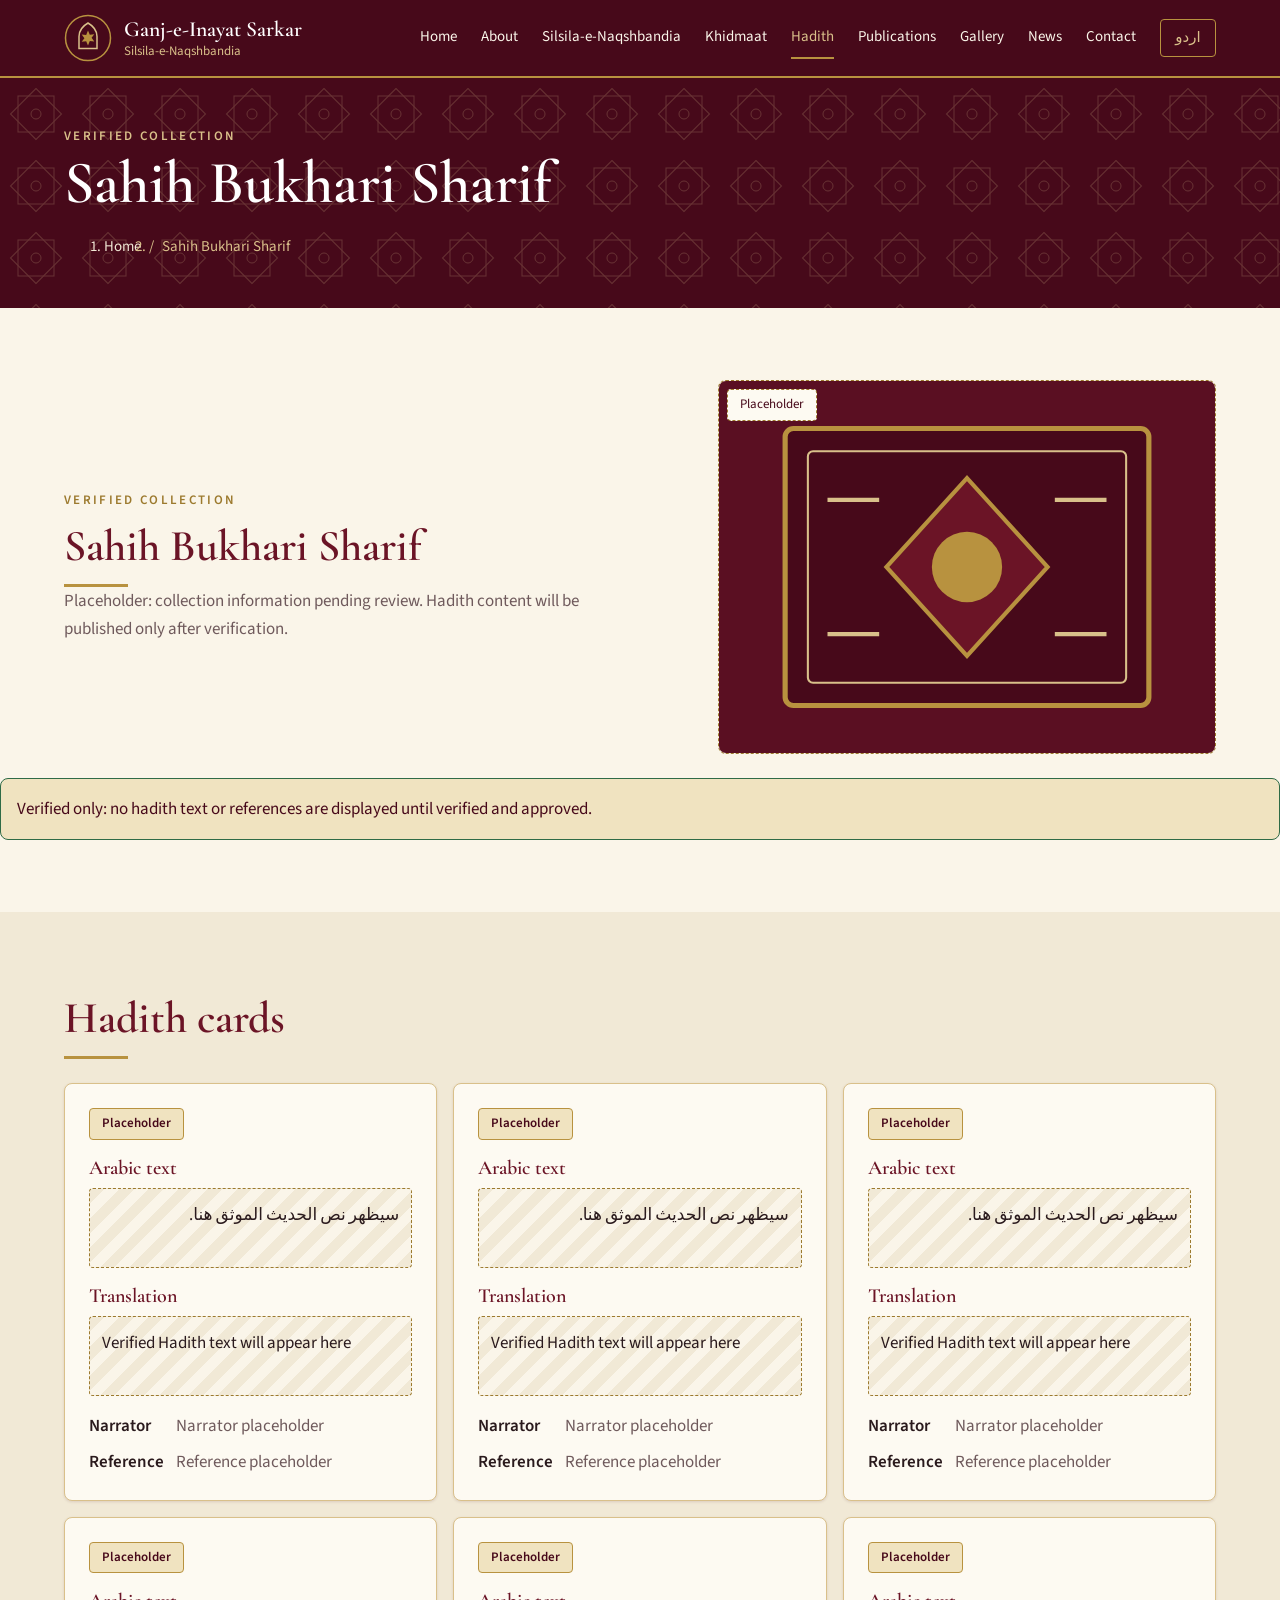
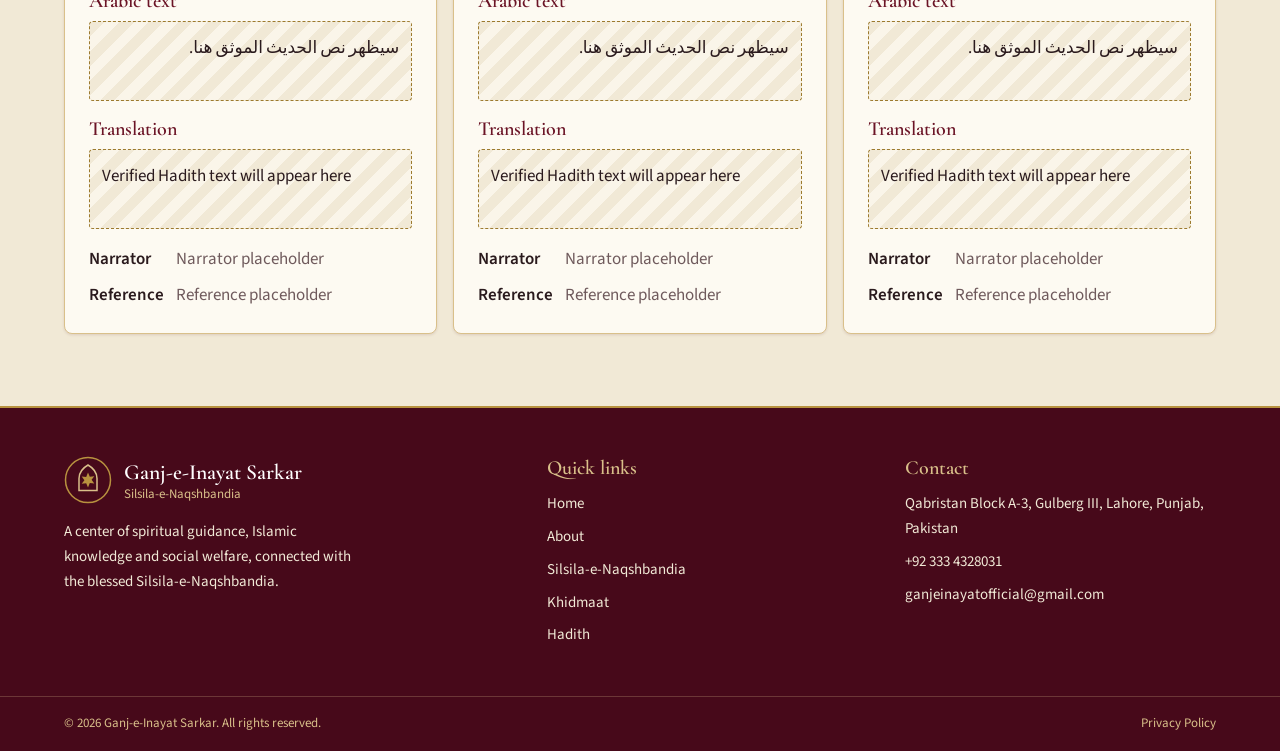
<file: frontend/hadith.html>
<!DOCTYPE html>
<html lang="en" dir="ltr">
<head>
<meta charset="utf-8"><meta name="viewport" content="width=device-width, initial-scale=1">
<title data-i18n="page.hadith.title">Sahih Bukhari Sharif</title><meta name="description" data-i18n-content="page.hadith.description" content="Hadith content will only be shown after verification.">
<link rel="preconnect" href="https://fonts.googleapis.com"><link rel="preconnect" href="https://fonts.gstatic.com" crossorigin>
<link rel="stylesheet" href="https://fonts.googleapis.com/css2?family=Cormorant+Garamond:wght@500;600;700&family=Noto+Nastaliq+Urdu:wght@400;600&family=Source+Sans+3:wght@400;600&display=swap">
<link rel="stylesheet" href="css/tokens.css"><link rel="stylesheet" href="css/base.css"><link rel="stylesheet" href="css/components.css"><link rel="stylesheet" href="css/pages.css"><link rel="stylesheet" href="css/rtl.css">
</head>
<body data-page="hadith"><a class="skip-link" href="#main" data-i18n="skip">Skip to content</a><div id="site-header"></div>
<main id="main">
  <header class="page-hero pattern-bg"><div class="container"><p class="eyebrow" data-i18n="hadith.eyebrow">Verified collection</p><h1 data-i18n="page.hadith.title">Sahih Bukhari Sharif</h1><nav class="breadcrumb" aria-label="Breadcrumb" data-i18n-aria-label="shared.breadcrumb"><ol><li><a href="index.html" data-i18n="shared.home">Home</a></li><li aria-current="page" data-i18n="page.hadith.title">Sahih Bukhari Sharif</li></ol></nav></div></header>
  <section class="section hadith-intro"><div class="container hadith-intro__layout"><div><p class="eyebrow" data-i18n="hadith.eyebrow">Verified collection</p><h2 class="section-title" data-i18n="hadith.introTitle">Sahih Bukhari Sharif</h2><!-- TODO: replace only with reviewed collection details. --><p class="page-copy" data-i18n="hadith.introText">Placeholder: collection information pending review.</p></div><div class="hadith-intro__visual placeholder-box"><img src="assets/placeholders/hadith.svg" width="480" height="360" loading="lazy" alt="" data-i18n-alt="hadith.imageAlt"><span class="placeholder-box__label" data-i18n="shared.placeholder">Placeholder</span></div></div>
    <p class="alert alert--success hadith-verified" role="note" data-i18n="hadith.verifiedOnly">Verified only: no hadith text or references are displayed until verified and approved.</p>
  </section>
  <section class="section section--alt hadith-cards"><div class="container"><h2 class="section-title" data-i18n="hadith.cardsTitle">Hadith cards</h2><!-- TODO: verified Hadith text and references only; do not add unverified content. --><div class="hadith-cards__grid">
    <article class="hadith-card card"><span class="badge" data-i18n="shared.placeholder">Placeholder</span><h3 data-i18n="hadith.arabicLabel">Arabic text</h3><p class="hadith-card__text" lang="ar" dir="rtl" data-i18n="hadith.arabicPlaceholder">سيظهر نص الحديث الموثق هنا.</p><h3 data-i18n="hadith.translationLabel">Translation</h3><p class="hadith-card__text" data-i18n="hadith.textPlaceholder">Verified Hadith text will appear here</p><dl><dt data-i18n="hadith.narratorLabel">Narrator</dt><dd data-i18n="hadith.narratorPlaceholder">Narrator placeholder</dd><dt data-i18n="hadith.referenceLabel">Reference</dt><dd data-i18n="hadith.referencePlaceholder">Reference placeholder</dd></dl></article>
    <article class="hadith-card card"><span class="badge" data-i18n="shared.placeholder">Placeholder</span><h3 data-i18n="hadith.arabicLabel">Arabic text</h3><p class="hadith-card__text" lang="ar" dir="rtl" data-i18n="hadith.arabicPlaceholder">سيظهر نص الحديث الموثق هنا.</p><h3 data-i18n="hadith.translationLabel">Translation</h3><p class="hadith-card__text" data-i18n="hadith.textPlaceholder">Verified Hadith text will appear here</p><dl><dt data-i18n="hadith.narratorLabel">Narrator</dt><dd data-i18n="hadith.narratorPlaceholder">Narrator placeholder</dd><dt data-i18n="hadith.referenceLabel">Reference</dt><dd data-i18n="hadith.referencePlaceholder">Reference placeholder</dd></dl></article>
    <article class="hadith-card card"><span class="badge" data-i18n="shared.placeholder">Placeholder</span><h3 data-i18n="hadith.arabicLabel">Arabic text</h3><p class="hadith-card__text" lang="ar" dir="rtl" data-i18n="hadith.arabicPlaceholder">سيظهر نص الحديث الموثق هنا.</p><h3 data-i18n="hadith.translationLabel">Translation</h3><p class="hadith-card__text" data-i18n="hadith.textPlaceholder">Verified Hadith text will appear here</p><dl><dt data-i18n="hadith.narratorLabel">Narrator</dt><dd data-i18n="hadith.narratorPlaceholder">Narrator placeholder</dd><dt data-i18n="hadith.referenceLabel">Reference</dt><dd data-i18n="hadith.referencePlaceholder">Reference placeholder</dd></dl></article>
    <article class="hadith-card card"><span class="badge" data-i18n="shared.placeholder">Placeholder</span><h3 data-i18n="hadith.arabicLabel">Arabic text</h3><p class="hadith-card__text" lang="ar" dir="rtl" data-i18n="hadith.arabicPlaceholder">سيظهر نص الحديث الموثق هنا.</p><h3 data-i18n="hadith.translationLabel">Translation</h3><p class="hadith-card__text" data-i18n="hadith.textPlaceholder">Verified Hadith text will appear here</p><dl><dt data-i18n="hadith.narratorLabel">Narrator</dt><dd data-i18n="hadith.narratorPlaceholder">Narrator placeholder</dd><dt data-i18n="hadith.referenceLabel">Reference</dt><dd data-i18n="hadith.referencePlaceholder">Reference placeholder</dd></dl></article>
    <article class="hadith-card card"><span class="badge" data-i18n="shared.placeholder">Placeholder</span><h3 data-i18n="hadith.arabicLabel">Arabic text</h3><p class="hadith-card__text" lang="ar" dir="rtl" data-i18n="hadith.arabicPlaceholder">سيظهر نص الحديث الموثق هنا.</p><h3 data-i18n="hadith.translationLabel">Translation</h3><p class="hadith-card__text" data-i18n="hadith.textPlaceholder">Verified Hadith text will appear here</p><dl><dt data-i18n="hadith.narratorLabel">Narrator</dt><dd data-i18n="hadith.narratorPlaceholder">Narrator placeholder</dd><dt data-i18n="hadith.referenceLabel">Reference</dt><dd data-i18n="hadith.referencePlaceholder">Reference placeholder</dd></dl></article>
    <article class="hadith-card card"><span class="badge" data-i18n="shared.placeholder">Placeholder</span><h3 data-i18n="hadith.arabicLabel">Arabic text</h3><p class="hadith-card__text" lang="ar" dir="rtl" data-i18n="hadith.arabicPlaceholder">سيظهر نص الحديث الموثق هنا.</p><h3 data-i18n="hadith.translationLabel">Translation</h3><p class="hadith-card__text" data-i18n="hadith.textPlaceholder">Verified Hadith text will appear here</p><dl><dt data-i18n="hadith.narratorLabel">Narrator</dt><dd data-i18n="hadith.narratorPlaceholder">Narrator placeholder</dd><dt data-i18n="hadith.referenceLabel">Reference</dt><dd data-i18n="hadith.referencePlaceholder">Reference placeholder</dd></dl></article>
  </div></div></section>
</main><div id="site-footer"></div>
<script defer src="js/i18n.js"></script><script defer src="js/api.js"></script><script defer src="js/layout.js"></script>
</body></html>
</file>
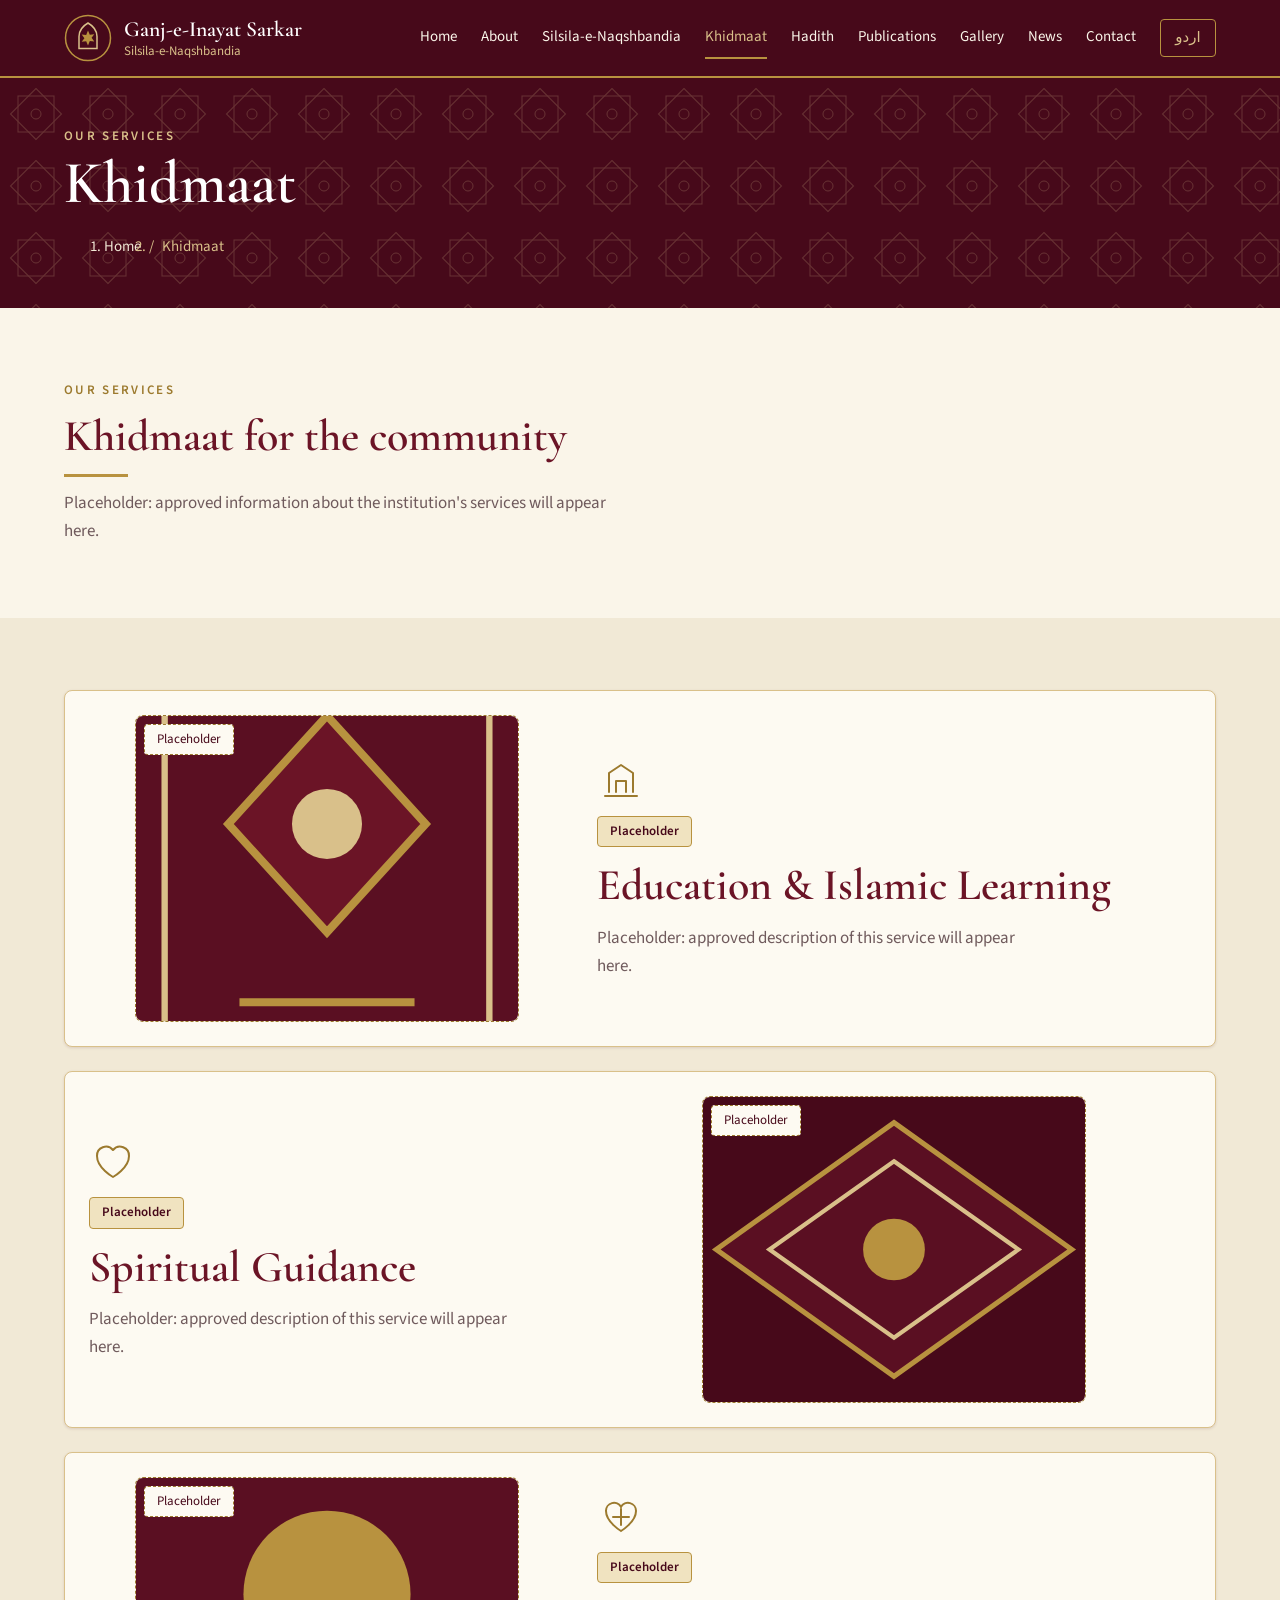
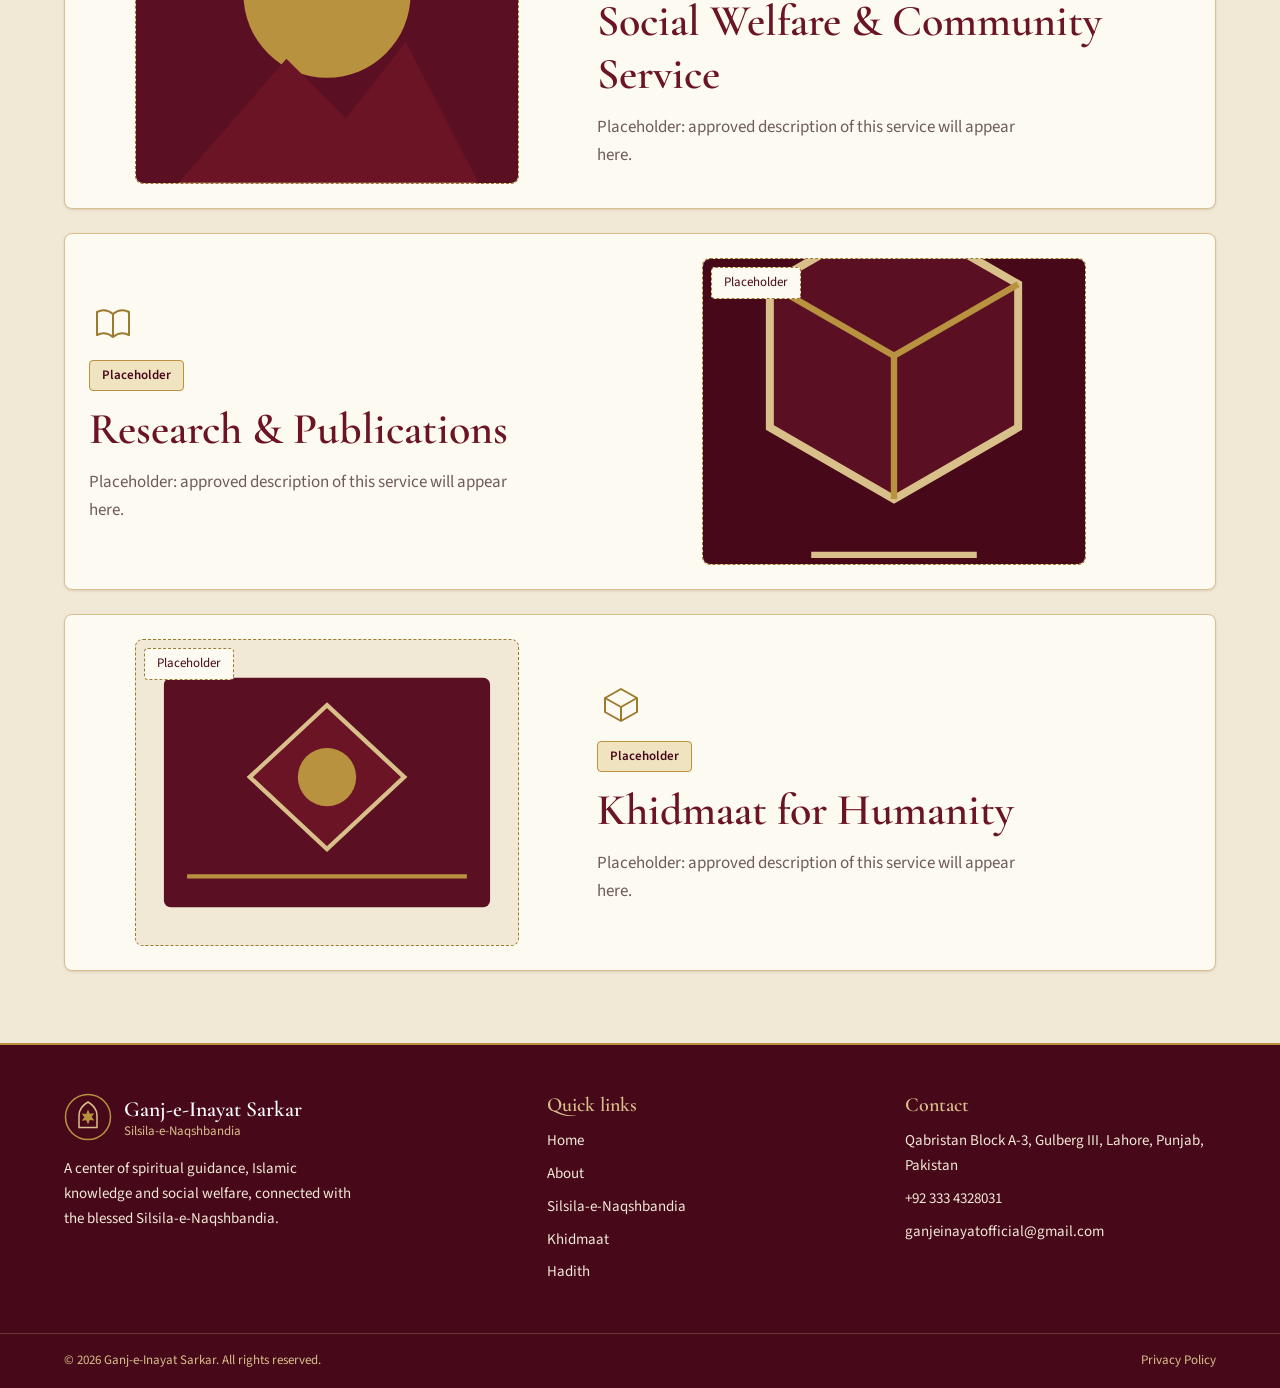
<file: frontend/khidmaat.html>
<!DOCTYPE html>
<html lang="en" dir="ltr">
<head>
<meta charset="utf-8"><meta name="viewport" content="width=device-width, initial-scale=1">
<title data-i18n="page.khidmaat.title">Khidmaat</title><meta name="description" data-i18n-content="page.khidmaat.description" content="Explore the institution's services.">
<link rel="preconnect" href="https://fonts.googleapis.com"><link rel="preconnect" href="https://fonts.gstatic.com" crossorigin>
<link rel="stylesheet" href="https://fonts.googleapis.com/css2?family=Cormorant+Garamond:wght@500;600;700&family=Noto+Nastaliq+Urdu:wght@400;600&family=Source+Sans+3:wght@400;600&display=swap">
<link rel="stylesheet" href="css/tokens.css"><link rel="stylesheet" href="css/base.css"><link rel="stylesheet" href="css/components.css"><link rel="stylesheet" href="css/pages.css"><link rel="stylesheet" href="css/rtl.css">
</head>
<body data-page="khidmaat"><a class="skip-link" href="#main" data-i18n="skip">Skip to content</a><div id="site-header"></div>
<main id="main">
  <header class="page-hero pattern-bg"><div class="container"><p class="eyebrow" data-i18n="khidmaat.eyebrow">Our services</p><h1 data-i18n="page.khidmaat.title">Khidmaat</h1><nav class="breadcrumb" aria-label="Breadcrumb" data-i18n-aria-label="shared.breadcrumb"><ol><li><a href="index.html" data-i18n="shared.home">Home</a></li><li aria-current="page" data-i18n="page.khidmaat.title">Khidmaat</li></ol></nav></div></header>
  <section class="section khidmaat-intro"><div class="container"><p class="eyebrow" data-i18n="khidmaat.eyebrow">Our services</p><h2 class="section-title" data-i18n="khidmaat.introTitle">Khidmaat for the community</h2><!-- TODO: replace with approved services overview. --><p class="page-copy" data-i18n="khidmaat.introText">Placeholder: approved information about the institution's services will appear here.</p></div></section>
  <section class="section section--alt khidmaat-services"><div class="container">
    <!-- TODO: replace descriptions and illustrations with approved service content. -->
    <div class="khidmaat-services__list">
      <article class="khidmaat-service card"><div class="khidmaat-service__visual placeholder-box"><img src="assets/placeholders/book-1.svg" width="240" height="336" loading="lazy" alt="" data-i18n-alt="khidmaat.imageAlt"><span class="placeholder-box__label" data-i18n="shared.placeholder">Placeholder</span></div><div><svg class="khidmaat-service__icon" viewBox="0 0 48 48" aria-hidden="true"><path d="M8 40h32M12 36V17l12-8 12 8v19M19 36V25h10v11" fill="none" stroke="currentColor" stroke-width="2" stroke-linecap="round" stroke-linejoin="round"/></svg><span class="badge" data-i18n="shared.placeholder">Placeholder</span><h2 data-i18n="home.features.education">Education &amp; Islamic Learning</h2><p data-i18n="khidmaat.description">Placeholder: approved description of this service will appear here.</p></div></article>
      <article class="khidmaat-service card"><div class="khidmaat-service__visual placeholder-box"><img src="assets/placeholders/gallery-3.svg" width="480" height="356" loading="lazy" alt="" data-i18n-alt="khidmaat.imageAlt"><span class="placeholder-box__label" data-i18n="shared.placeholder">Placeholder</span></div><div><svg class="khidmaat-service__icon" viewBox="0 0 48 48" aria-hidden="true"><path d="M24 40s-16-9-16-21a9 9 0 0 1 16-6 9 9 0 0 1 16 6c0 12-16 21-16 21Z" fill="none" stroke="currentColor" stroke-width="2" stroke-linejoin="round"/></svg><span class="badge" data-i18n="shared.placeholder">Placeholder</span><h2 data-i18n="home.features.guidance">Spiritual Guidance</h2><p data-i18n="khidmaat.description">Placeholder: approved description of this service will appear here.</p></div></article>
      <article class="khidmaat-service card"><div class="khidmaat-service__visual placeholder-box"><img src="assets/placeholders/news-1.svg" width="160" height="160" loading="lazy" alt="" data-i18n-alt="khidmaat.imageAlt"><span class="placeholder-box__label" data-i18n="shared.placeholder">Placeholder</span></div><div><svg class="khidmaat-service__icon" viewBox="0 0 48 48" aria-hidden="true"><path d="M24 39s-15-9-15-20a8 8 0 0 1 15-4 8 8 0 0 1 15 4c0 11-15 20-15 20Z" fill="none" stroke="currentColor" stroke-width="2"/><path d="M16 25h16M24 17v16" fill="none" stroke="currentColor" stroke-width="2" stroke-linecap="round"/></svg><span class="badge" data-i18n="shared.placeholder">Placeholder</span><h2 data-i18n="home.features.welfare">Social Welfare &amp; Community Service</h2><p data-i18n="khidmaat.description">Placeholder: approved description of this service will appear here.</p></div></article>
      <article class="khidmaat-service card"><div class="khidmaat-service__visual placeholder-box"><img src="assets/placeholders/book-3.svg" width="240" height="336" loading="lazy" alt="" data-i18n-alt="khidmaat.imageAlt"><span class="placeholder-box__label" data-i18n="shared.placeholder">Placeholder</span></div><div><svg class="khidmaat-service__icon" viewBox="0 0 48 48" aria-hidden="true"><path d="M8 12c6-3 11-2 16 2v23c-5-4-10-5-16-2V12Zm32 0c-6-3-11-2-16 2v23c5-4 10-5 16-2V12Z" fill="none" stroke="currentColor" stroke-width="2" stroke-linejoin="round"/></svg><span class="badge" data-i18n="shared.placeholder">Placeholder</span><h2 data-i18n="home.features.research">Research &amp; Publications</h2><p data-i18n="khidmaat.description">Placeholder: approved description of this service will appear here.</p></div></article>
      <article class="khidmaat-service card"><div class="khidmaat-service__visual placeholder-box"><img src="assets/placeholders/gallery-5.svg" width="480" height="356" loading="lazy" alt="" data-i18n-alt="khidmaat.imageAlt"><span class="placeholder-box__label" data-i18n="shared.placeholder">Placeholder</span></div><div><svg class="khidmaat-service__icon" viewBox="0 0 48 48" aria-hidden="true"><path d="M24 8 40 17v14l-16 9-16-9V17l16-9Z" fill="none" stroke="currentColor" stroke-width="2" stroke-linejoin="round"/><path d="m8 17 16 9 16-9M24 26v14" fill="none" stroke="currentColor" stroke-width="2" stroke-linejoin="round"/></svg><span class="badge" data-i18n="shared.placeholder">Placeholder</span><h2 data-i18n="home.features.humanity">Khidmaat for Humanity</h2><p data-i18n="khidmaat.description">Placeholder: approved description of this service will appear here.</p></div></article>
    </div>
  </div></section>
</main><div id="site-footer"></div>
<script defer src="js/i18n.js"></script><script defer src="js/api.js"></script><script defer src="js/layout.js"></script>
</body></html>
</file>
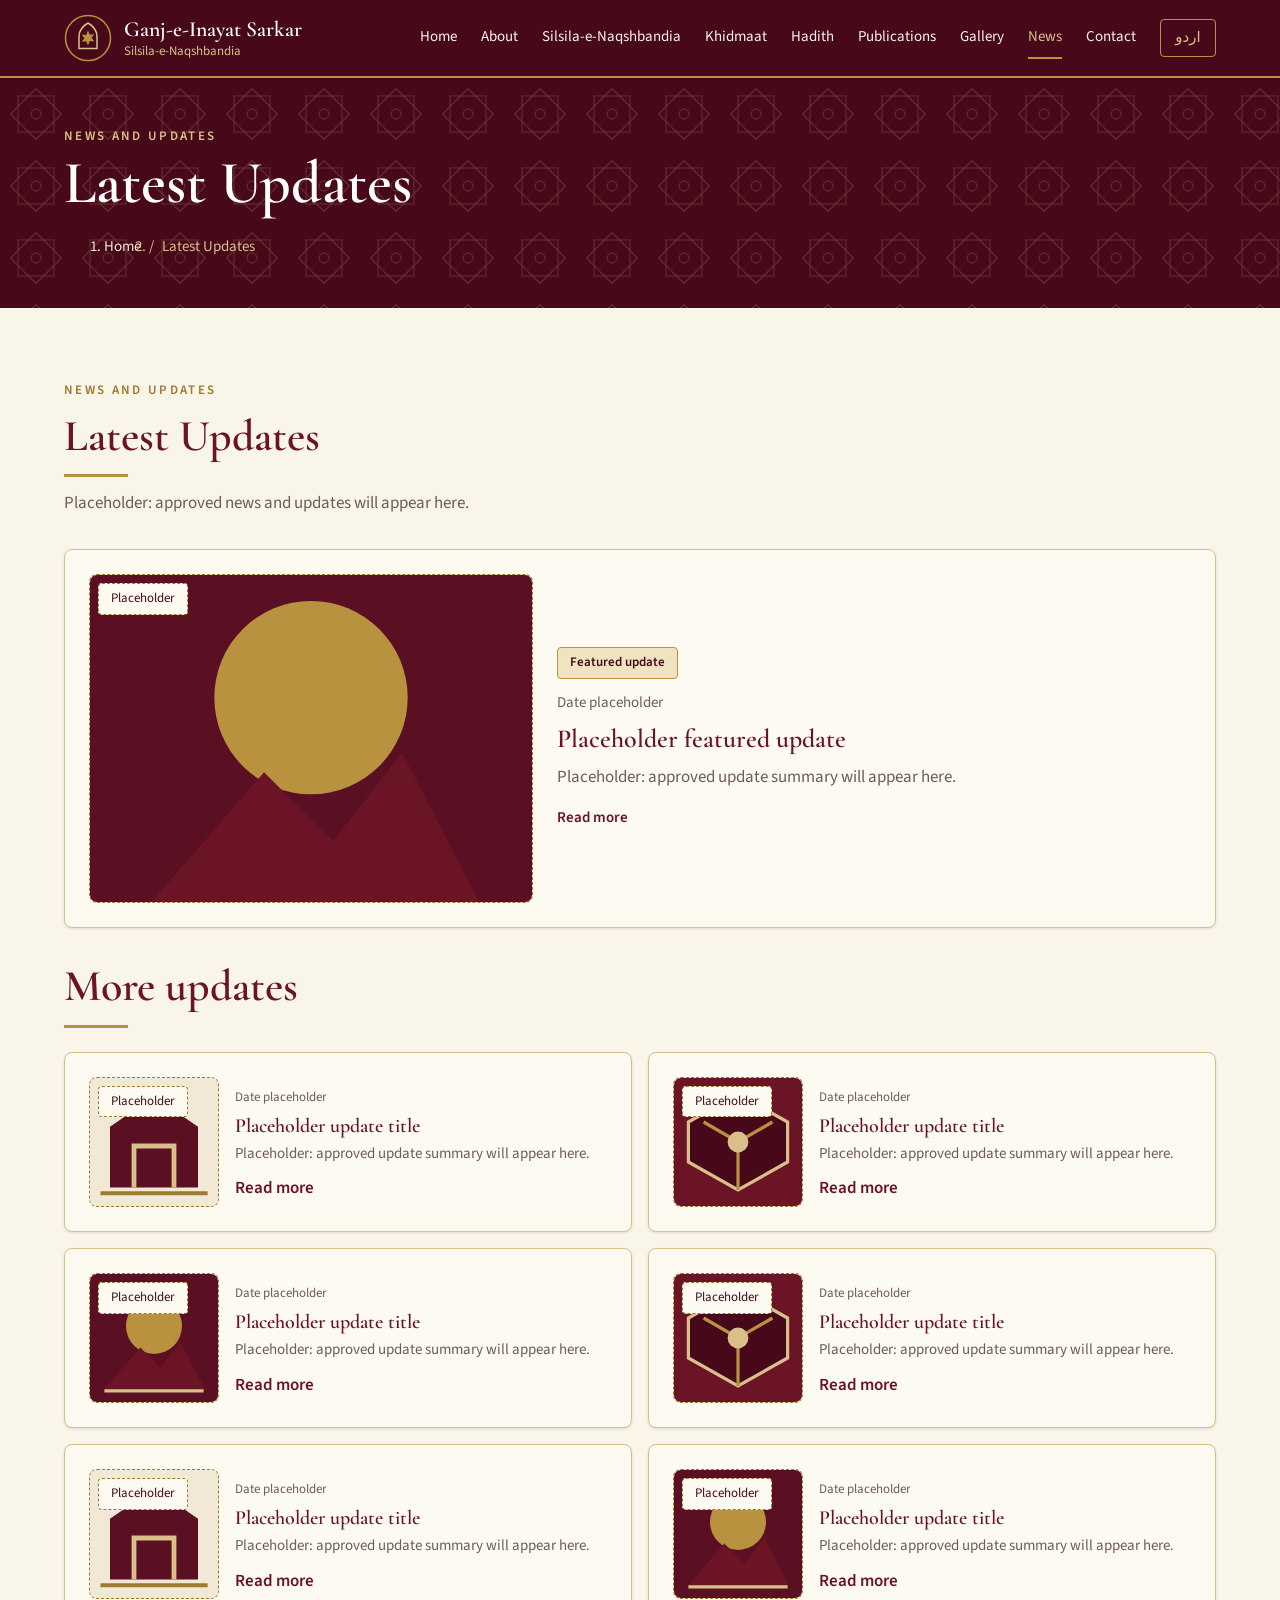
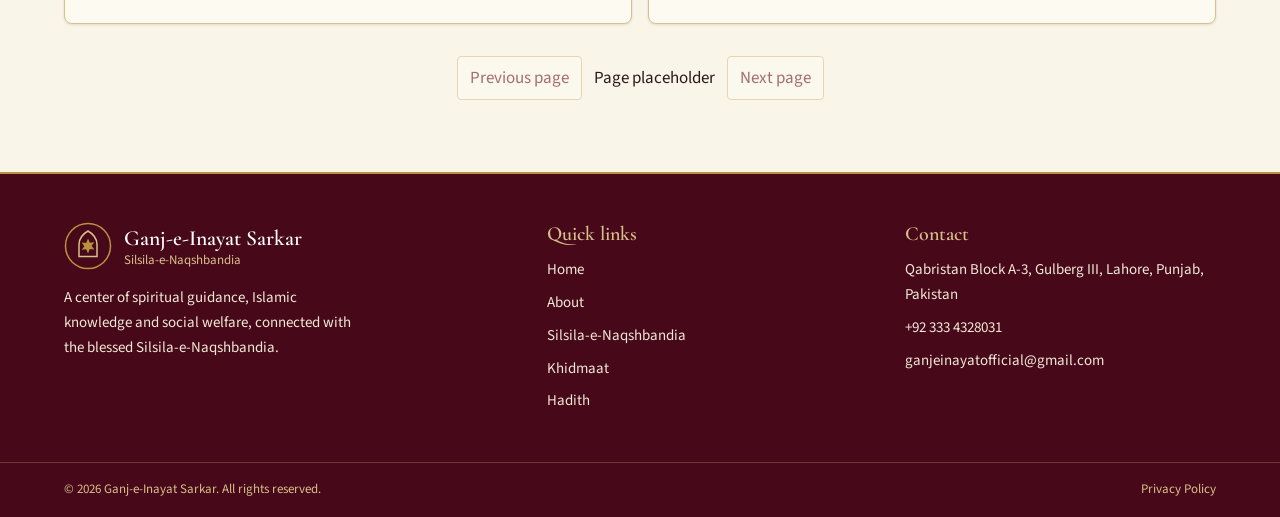
<file: frontend/news.html>
<!DOCTYPE html>
<html lang="en" dir="ltr">
<head>
<meta charset="utf-8"><meta name="viewport" content="width=device-width, initial-scale=1">
<title data-i18n="page.news.title">Latest Updates</title><meta name="description" data-i18n-content="page.news.description" content="Institutional updates are placeholders until approved content is available.">
<link rel="preconnect" href="https://fonts.googleapis.com"><link rel="preconnect" href="https://fonts.gstatic.com" crossorigin>
<link rel="stylesheet" href="https://fonts.googleapis.com/css2?family=Cormorant+Garamond:wght@500;600;700&family=Noto+Nastaliq+Urdu:wght@400;600&family=Source+Sans+3:wght@400;600&display=swap">
<link rel="stylesheet" href="css/tokens.css"><link rel="stylesheet" href="css/base.css"><link rel="stylesheet" href="css/components.css"><link rel="stylesheet" href="css/pages.css"><link rel="stylesheet" href="css/rtl.css">
</head>
<body data-page="news"><a class="skip-link" href="#main" data-i18n="skip">Skip to content</a><div id="site-header"></div>
<main id="main">
  <header class="page-hero pattern-bg"><div class="container"><p class="eyebrow" data-i18n="news.eyebrow">News and updates</p><h1 data-i18n="page.news.title">Latest Updates</h1><nav class="breadcrumb" aria-label="Breadcrumb" data-i18n-aria-label="shared.breadcrumb"><ol><li><a href="index.html" data-i18n="shared.home">Home</a></li><li aria-current="page" data-i18n="page.news.title">Latest Updates</li></ol></nav></div></header>
  <section class="section news-main"><div class="container"><p class="eyebrow" data-i18n="news.eyebrow">News and updates</p><h2 class="section-title" data-i18n="news.introTitle">Latest Updates</h2><!-- TODO: replace placeholder news and dates with approved updates. --><p class="page-copy news-main__intro" data-i18n="news.introText">Placeholder: approved news and updates will appear here.</p>
    <div id="news-feature"></div>
    <h2 class="section-title news-list-title" id="news-list" data-i18n="news.listTitle">More updates</h2>
    <div class="news-list" id="news-list-items"></div>
    <nav class="pagination" aria-label="News pages" data-i18n-aria-label="news.pagination"><button type="button" disabled data-i18n="news.previousPage">Previous page</button><span data-i18n="news.pageStatus">Page placeholder</span><button type="button" disabled data-i18n="news.nextPage">Next page</button></nav>
  </div></section>
</main><div id="site-footer"></div>
<script defer src="js/i18n.js"></script><script defer src="js/api.js"></script><script defer src="js/layout.js"></script><script defer src="js/pages/news.js"></script>
</body></html>
</file>
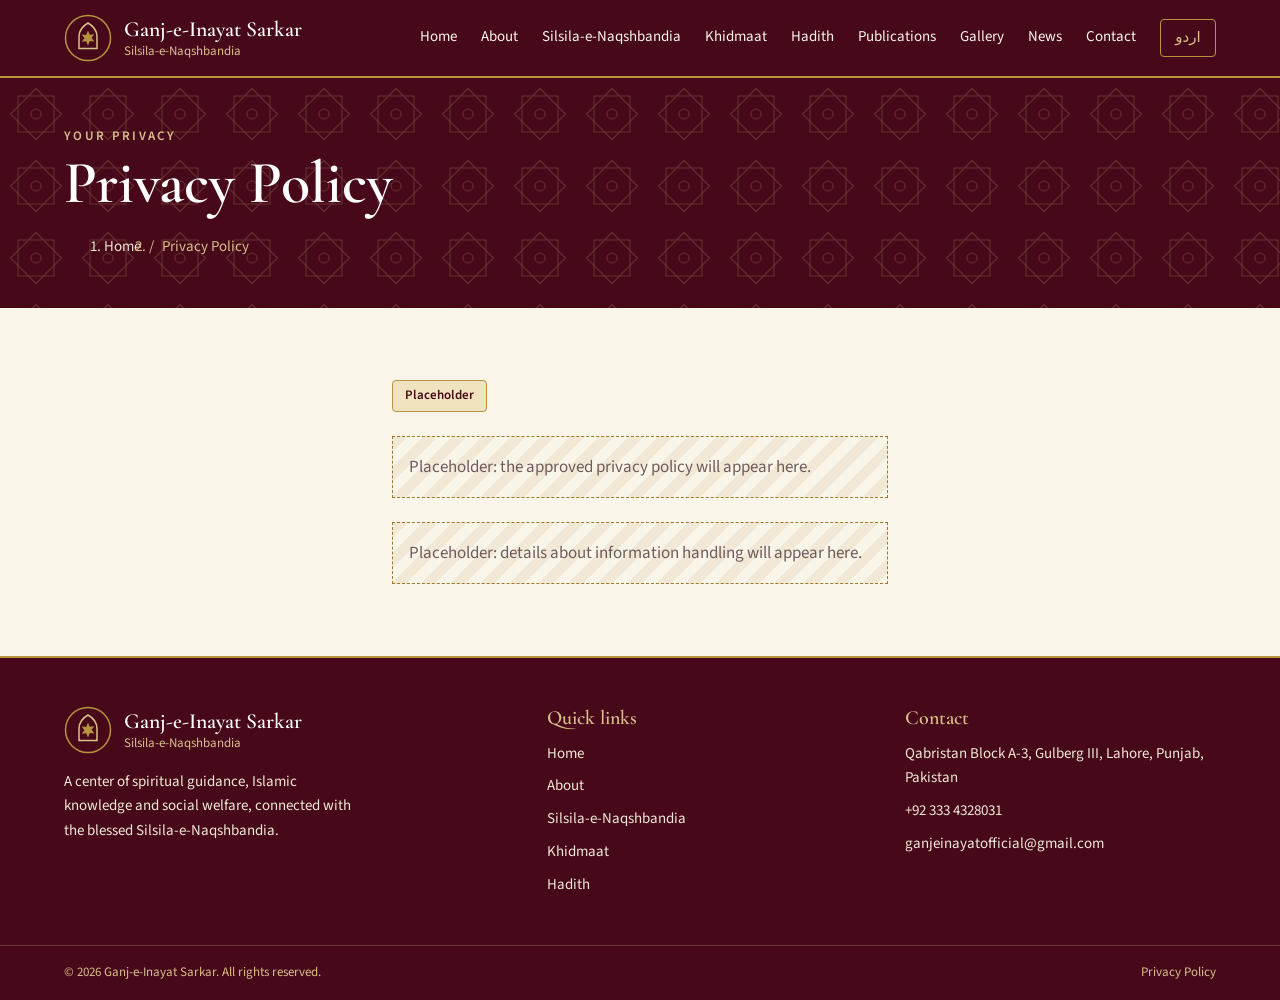
<file: frontend/privacy.html>
<!DOCTYPE html>
<html lang="en" dir="ltr">
<head>
<meta charset="utf-8"><meta name="viewport" content="width=device-width, initial-scale=1">
<title data-i18n="page.privacy.title">Privacy Policy</title><meta name="description" data-i18n-content="page.privacy.description" content="Privacy policy placeholder.">
<link rel="preconnect" href="https://fonts.googleapis.com"><link rel="preconnect" href="https://fonts.gstatic.com" crossorigin>
<link rel="stylesheet" href="https://fonts.googleapis.com/css2?family=Cormorant+Garamond:wght@500;600;700&family=Noto+Nastaliq+Urdu:wght@400;600&family=Source+Sans+3:wght@400;600&display=swap">
<link rel="stylesheet" href="css/tokens.css"><link rel="stylesheet" href="css/base.css"><link rel="stylesheet" href="css/components.css"><link rel="stylesheet" href="css/pages.css"><link rel="stylesheet" href="css/rtl.css">
</head>
<body data-page="privacy"><a class="skip-link" href="#main" data-i18n="skip">Skip to content</a><div id="site-header"></div>
<main id="main">
  <header class="page-hero pattern-bg"><div class="container"><p class="eyebrow" data-i18n="privacy.eyebrow">Your privacy</p><h1 data-i18n="page.privacy.title">Privacy Policy</h1><nav class="breadcrumb" aria-label="Breadcrumb" data-i18n-aria-label="shared.breadcrumb"><ol><li><a href="index.html" data-i18n="shared.home">Home</a></li><li aria-current="page" data-i18n="page.privacy.title">Privacy Policy</li></ol></nav></div></header>
  <section class="section privacy-main"><div class="container page-copy"><span class="badge" data-i18n="shared.placeholder">Placeholder</span><!-- TODO: replace with institution-approved privacy policy. --><p data-i18n="privacy.text1">Placeholder: the approved privacy policy will appear here.</p><p data-i18n="privacy.text2">Placeholder: details about information handling will appear here.</p></div></section>
</main><div id="site-footer"></div>
<script defer src="js/i18n.js"></script><script defer src="js/api.js"></script><script defer src="js/layout.js"></script>
</body></html>
</file>
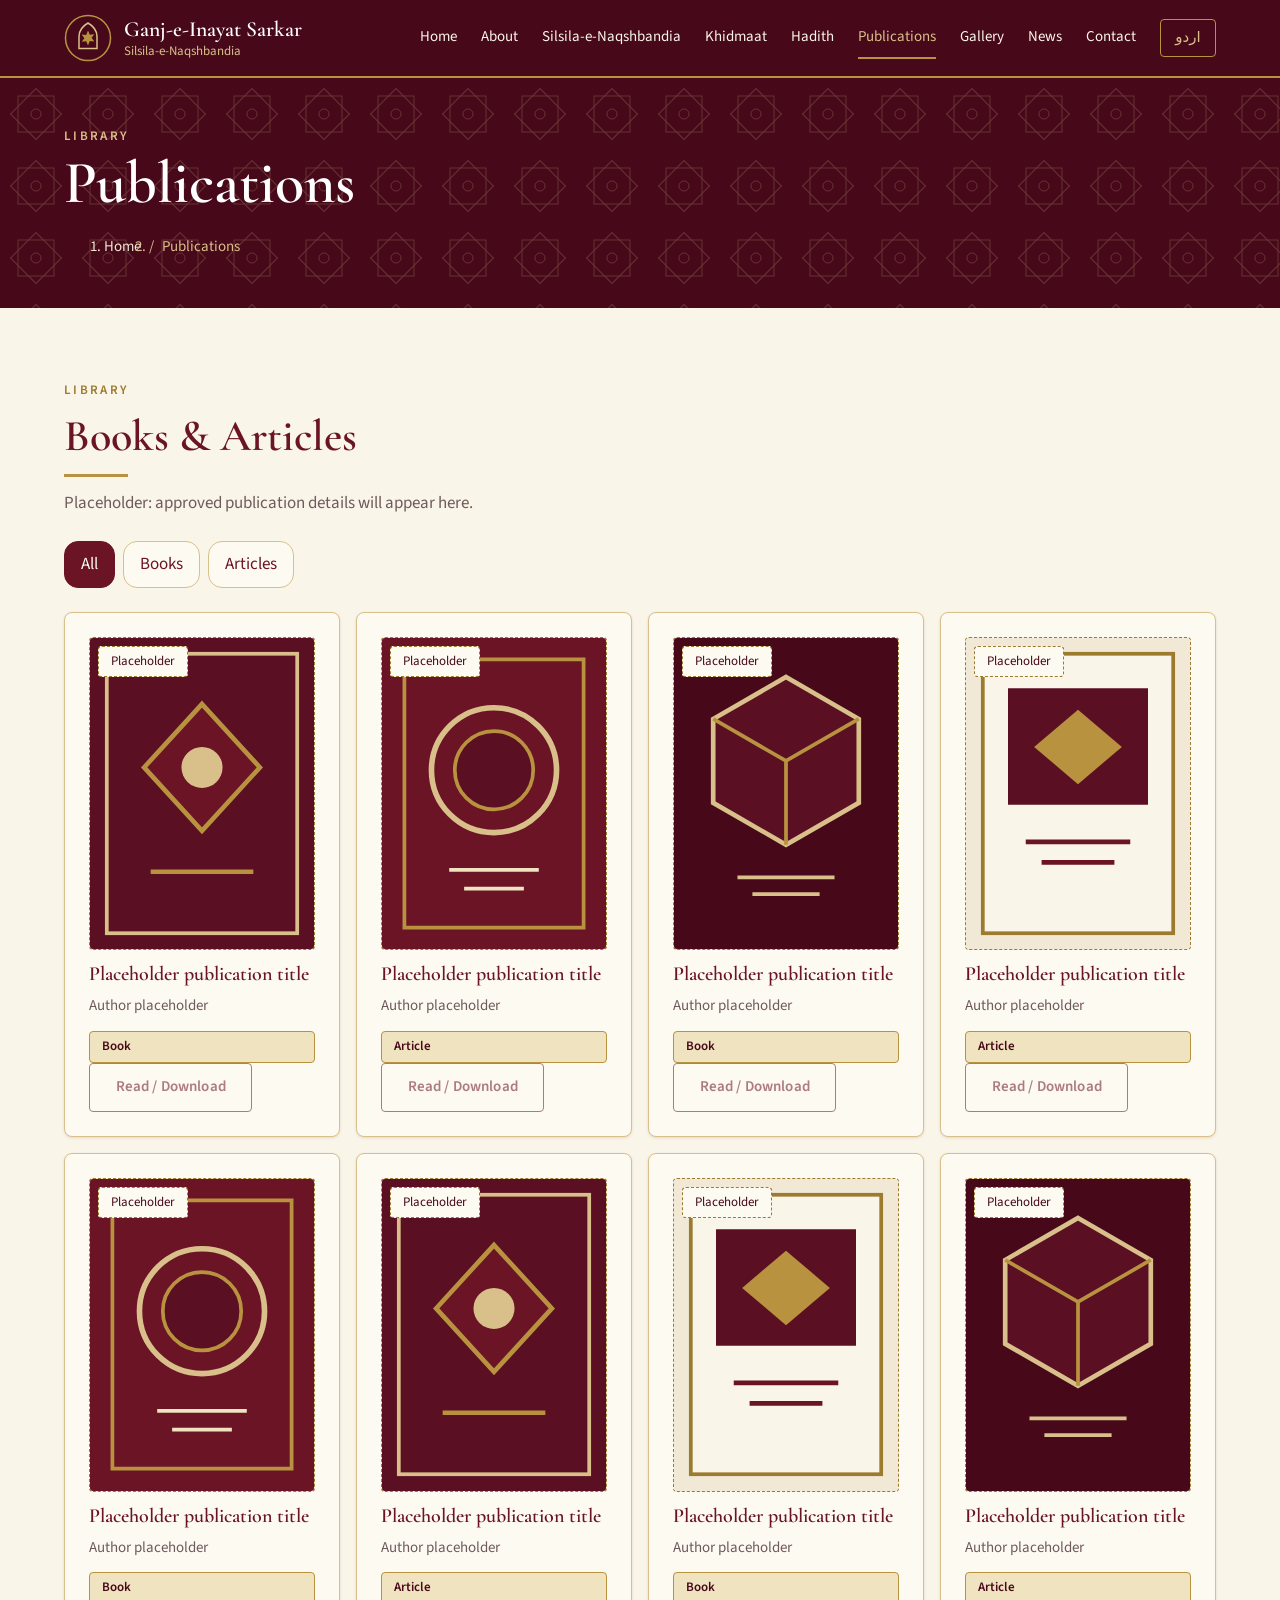
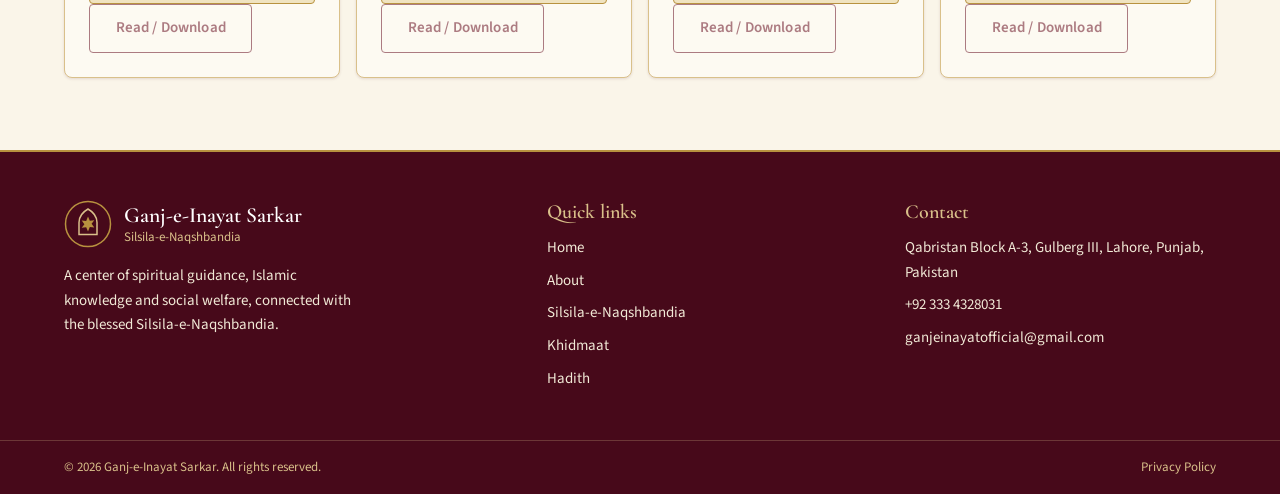
<file: frontend/publications.html>
<!DOCTYPE html>
<html lang="en" dir="ltr">
<head>
<meta charset="utf-8"><meta name="viewport" content="width=device-width, initial-scale=1">
<title data-i18n="page.publications.title">Publications</title><meta name="description" data-i18n-content="page.publications.description" content="Browse placeholder books and articles.">
<link rel="preconnect" href="https://fonts.googleapis.com"><link rel="preconnect" href="https://fonts.gstatic.com" crossorigin>
<link rel="stylesheet" href="https://fonts.googleapis.com/css2?family=Cormorant+Garamond:wght@500;600;700&family=Noto+Nastaliq+Urdu:wght@400;600&family=Source+Sans+3:wght@400;600&display=swap">
<link rel="stylesheet" href="css/tokens.css"><link rel="stylesheet" href="css/base.css"><link rel="stylesheet" href="css/components.css"><link rel="stylesheet" href="css/pages.css"><link rel="stylesheet" href="css/rtl.css">
</head>
<body data-page="publications"><a class="skip-link" href="#main" data-i18n="skip">Skip to content</a><div id="site-header"></div>
<main id="main">
  <header class="page-hero pattern-bg"><div class="container"><p class="eyebrow" data-i18n="pub.eyebrow">Library</p><h1 data-i18n="page.publications.title">Publications</h1><nav class="breadcrumb" aria-label="Breadcrumb" data-i18n-aria-label="shared.breadcrumb"><ol><li><a href="index.html" data-i18n="shared.home">Home</a></li><li aria-current="page" data-i18n="page.publications.title">Publications</li></ol></nav></div></header>
  <section class="section pub-main"><div class="container"><p class="eyebrow" data-i18n="pub.eyebrow">Library</p><h2 class="section-title" data-i18n="pub.introTitle">Books &amp; Articles</h2><!-- TODO: replace placeholder records and covers with approved publication data. --><p class="page-copy pub-main__intro" data-i18n="pub.introText">Placeholder: approved publication details will appear here.</p>
    <div class="chips pub-filters" role="group" aria-label="Filter publications" data-i18n-aria-label="pub.filtersLabel">
      <button type="button" data-pub-filter="all" aria-pressed="true" data-i18n="pub.filterAll">All</button>
      <button type="button" data-pub-filter="book" aria-pressed="false" data-i18n="pub.filterBooks">Books</button>
      <button type="button" data-pub-filter="article" aria-pressed="false" data-i18n="pub.filterArticles">Articles</button>
    </div>
    <div class="pub-grid" id="pub-grid" aria-label="Publications" data-i18n-aria-label="pub.listLabel"></div>
    <p class="pub-empty" id="pub-empty" role="status" hidden data-i18n="pub.empty">No publications in this category yet.</p>
  </div></section>
</main><div id="site-footer"></div>
<script defer src="js/i18n.js"></script><script defer src="js/api.js"></script><script defer src="js/layout.js"></script><script defer src="js/pages/publications.js"></script>
</body></html>
</file>
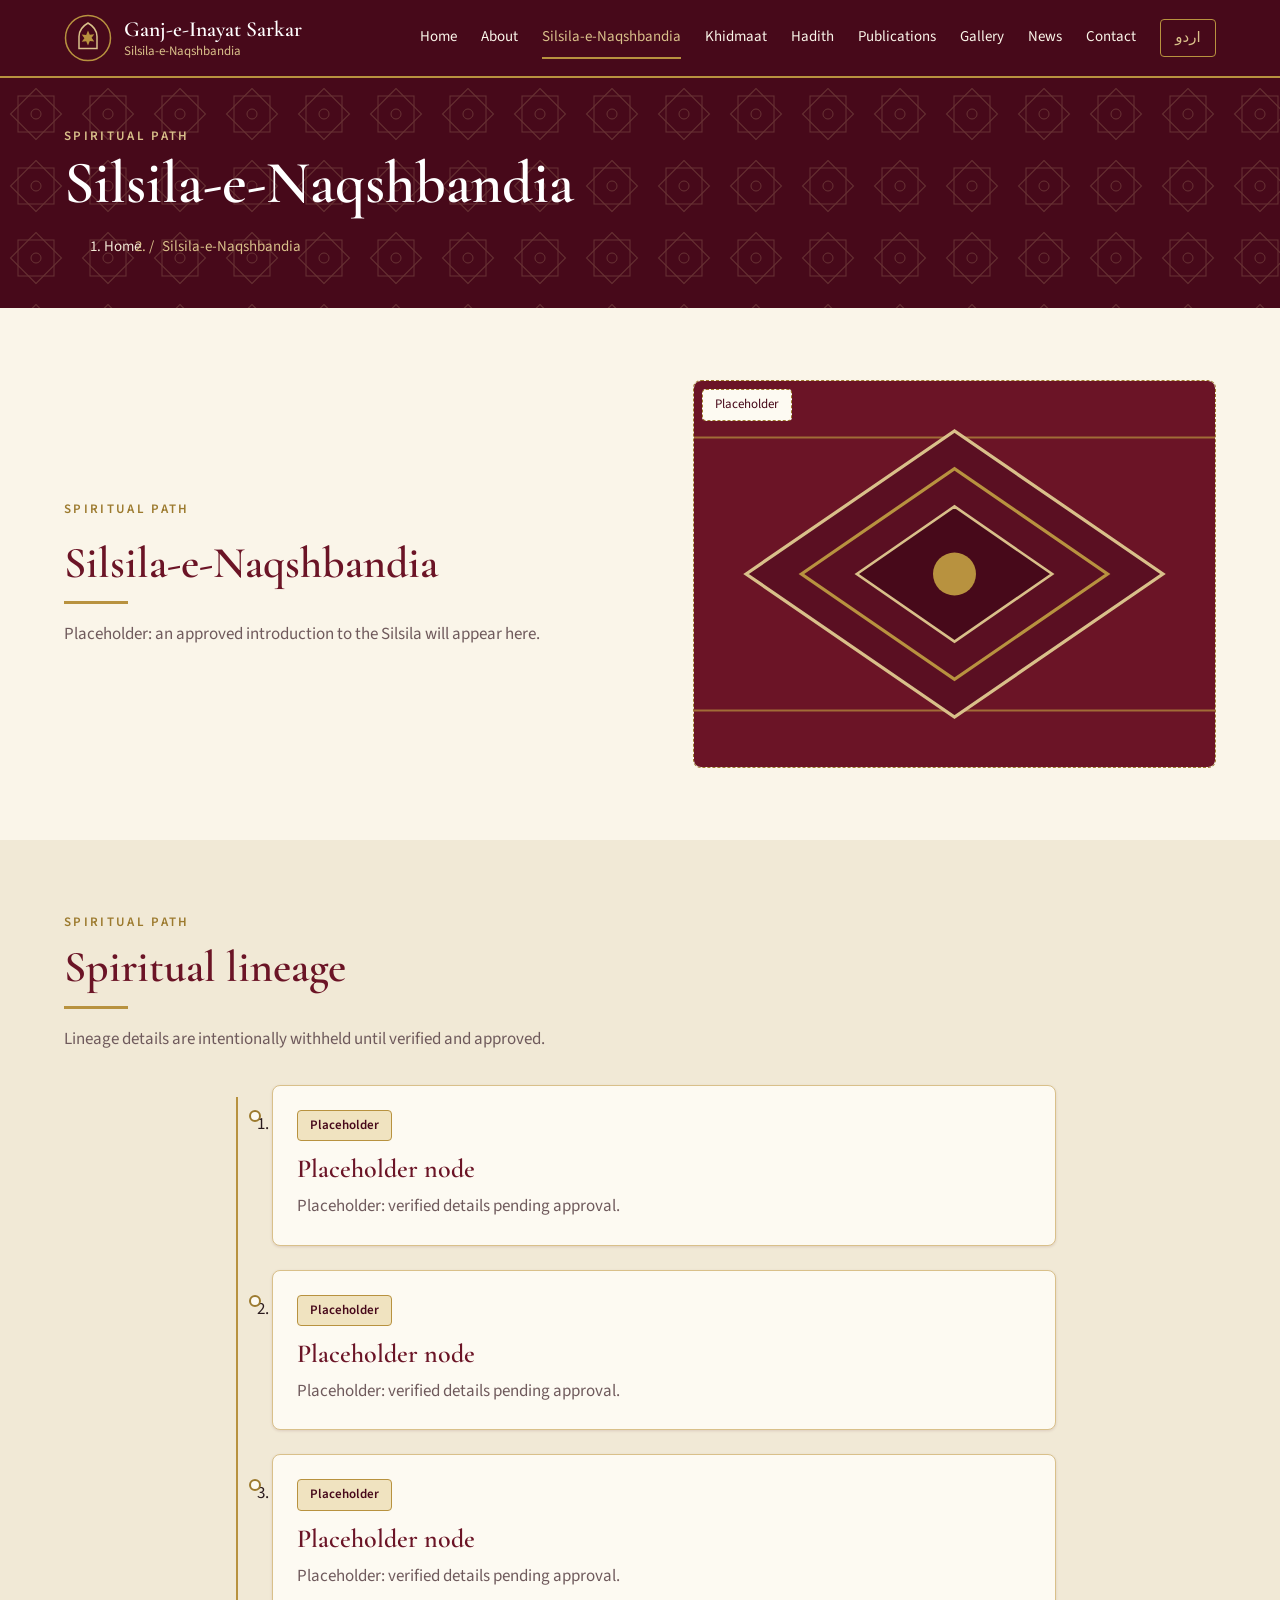
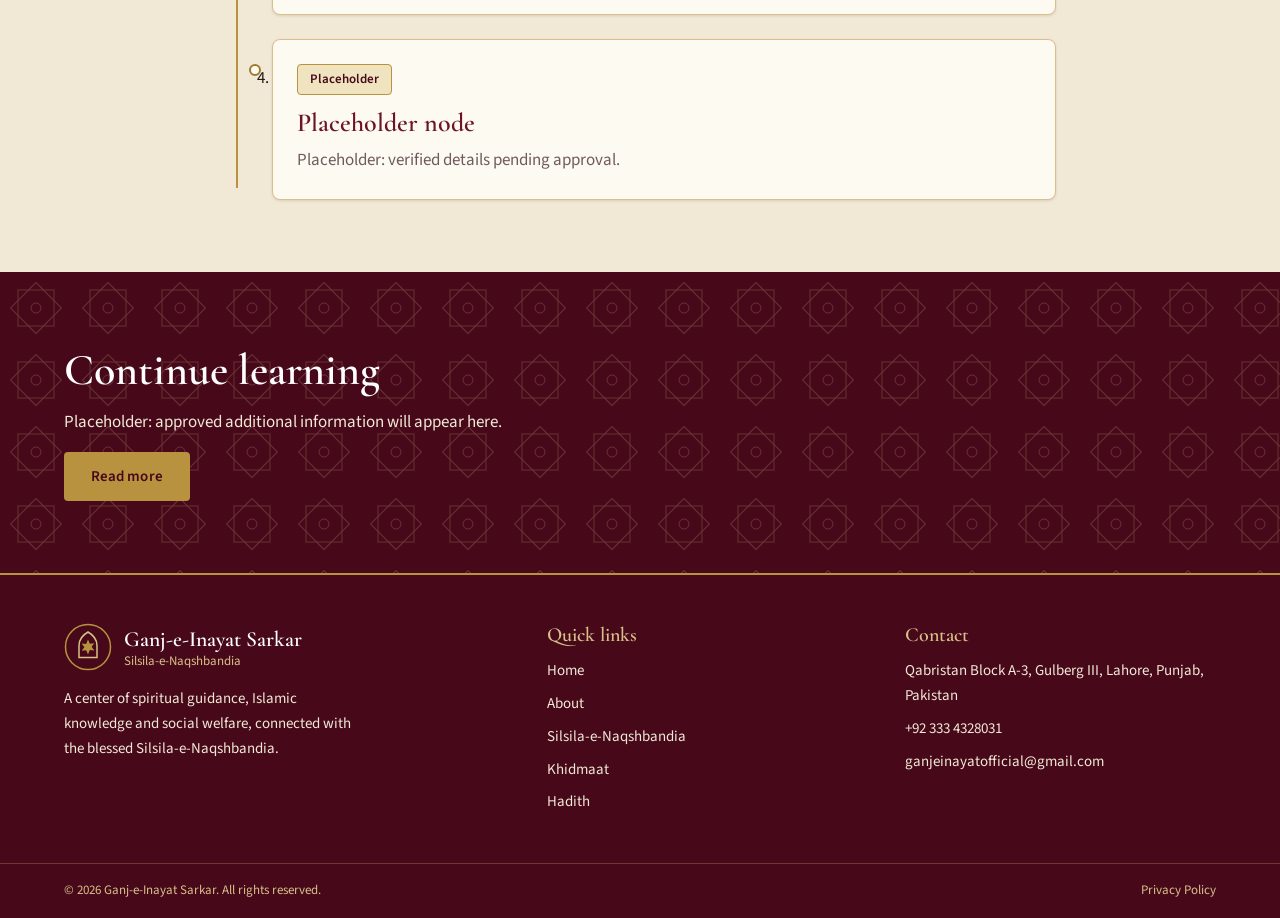
<file: frontend/silsila.html>
<!DOCTYPE html>
<html lang="en" dir="ltr">
<head>
<meta charset="utf-8"><meta name="viewport" content="width=device-width, initial-scale=1">
<title data-i18n="page.silsila.title">Silsila-e-Naqshbandia</title><meta name="description" data-i18n-content="page.silsila.description" content="Introduction to Silsila-e-Naqshbandia.">
<link rel="preconnect" href="https://fonts.googleapis.com"><link rel="preconnect" href="https://fonts.gstatic.com" crossorigin>
<link rel="stylesheet" href="https://fonts.googleapis.com/css2?family=Cormorant+Garamond:wght@500;600;700&family=Noto+Nastaliq+Urdu:wght@400;600&family=Source+Sans+3:wght@400;600&display=swap">
<link rel="stylesheet" href="css/tokens.css"><link rel="stylesheet" href="css/base.css"><link rel="stylesheet" href="css/components.css"><link rel="stylesheet" href="css/pages.css"><link rel="stylesheet" href="css/rtl.css">
</head>
<body data-page="silsila"><a class="skip-link" href="#main" data-i18n="skip">Skip to content</a><div id="site-header"></div>
<main id="main">
  <header class="page-hero pattern-bg"><div class="container"><p class="eyebrow" data-i18n="silsila.eyebrow">Spiritual path</p><h1 data-i18n="page.silsila.title">Silsila-e-Naqshbandia</h1><nav class="breadcrumb" aria-label="Breadcrumb" data-i18n-aria-label="shared.breadcrumb"><ol><li><a href="index.html" data-i18n="shared.home">Home</a></li><li aria-current="page" data-i18n="page.silsila.title">Silsila-e-Naqshbandia</li></ol></nav></div></header>
  <section class="section silsila-intro"><div class="container silsila-intro__layout"><div class="page-copy"><p class="eyebrow" data-i18n="silsila.eyebrow">Spiritual path</p><h2 class="section-title" data-i18n="silsila.introTitle">Silsila-e-Naqshbandia</h2>
    <!-- TODO: replace with approved introduction; do not add unverified lineage details. -->
    <p data-i18n="silsila.introText">Placeholder: an approved introduction to the Silsila will appear here.</p>
  </div><div class="silsila-intro__visual placeholder-box"><img src="assets/placeholders/hero-3.svg" width="800" height="600" loading="lazy" alt="" data-i18n-alt="silsila.imageAlt"><span class="placeholder-box__label" data-i18n="shared.placeholder">Placeholder</span></div></div></section>
  <section class="section section--alt silsila-lineage"><div class="container"><p class="eyebrow" data-i18n="silsila.eyebrow">Spiritual path</p><h2 class="section-title" data-i18n="silsila.lineageTitle">Spiritual lineage</h2>
    <p class="silsila-lineage__notice" data-i18n="silsila.lineageIntro">Lineage details are intentionally withheld until verified and approved.</p>
    <!-- TODO: replace generic nodes only with verified, approved lineage information. -->
    <ol class="timeline">
      <li class="timeline__item card"><span class="badge" data-i18n="shared.placeholder">Placeholder</span><h3 data-i18n="silsila.node1">Placeholder node</h3><p data-i18n="silsila.nodeText">Placeholder: verified details pending approval.</p></li>
      <li class="timeline__item card"><span class="badge" data-i18n="shared.placeholder">Placeholder</span><h3 data-i18n="silsila.node2">Placeholder node</h3><p data-i18n="silsila.nodeText">Placeholder: verified details pending approval.</p></li>
      <li class="timeline__item card"><span class="badge" data-i18n="shared.placeholder">Placeholder</span><h3 data-i18n="silsila.node3">Placeholder node</h3><p data-i18n="silsila.nodeText">Placeholder: verified details pending approval.</p></li>
      <li class="timeline__item card"><span class="badge" data-i18n="shared.placeholder">Placeholder</span><h3 data-i18n="silsila.node4">Placeholder node</h3><p data-i18n="silsila.nodeText">Placeholder: verified details pending approval.</p></li>
    </ol>
  </div></section>
  <section class="section section--dark pattern-bg silsila-cta"><div class="container"><h2 data-i18n="silsila.ctaTitle">Continue learning</h2><p data-i18n="silsila.ctaText">Placeholder: approved additional information will appear here.</p><a class="btn btn--gold" href="about.html" data-i18n="silsila.cta">Read more</a></div></section>
</main><div id="site-footer"></div>
<script defer src="js/i18n.js"></script><script defer src="js/api.js"></script><script defer src="js/layout.js"></script>
</body></html>
</file>
<file: frontend/css/tokens.css>
/* ==========================================================
   Design tokens - the single source of truth for the design.
   Change a value here and the whole site follows.
   Breakpoints (media queries cannot use variables):
     mobile  <= 640px | tablet <= 1024px | desktop > 1024px
   ========================================================== */
:root {
  /* Colour: maroon (primary) */
  --maroon-900: #47091a;
  --maroon-800: #5a0f22;
  --maroon-700: #6b1426;
  --maroon-500: #8a2a3d;

  /* Colour: ivory (backgrounds) */
  --ivory-50: #fdfaf2;
  --ivory-100: #faf5e9;
  --ivory-200: #f1e9d6;

  /* Colour: antique gold (accent) */
  --gold-600: #9c7a2e;
  --gold-500: #b8923f;
  --gold-300: #d9c08a;
  --gold-100: #f0e3c0;

  /* Colour: text */
  --ink-900: #2a1a1d;
  --ink-600: #6f5a5c;
  --white: #ffffff;

  /* Semantic roles */
  --bg: var(--ivory-100);
  --bg-alt: var(--ivory-200);
  --surface: var(--ivory-50);
  --text: var(--ink-900);
  --text-muted: var(--ink-600);
  --primary: var(--maroon-700);
  --primary-dark: var(--maroon-900);
  --accent: var(--gold-500);
  --border: var(--gold-300);
  --focus: var(--gold-500);
  --danger: #a3262f;
  --success: #2f6b46;

  /* Typography */
  --font-heading: "Cormorant Garamond", "Playfair Display", Georgia, "Times New Roman", serif;
  --font-body: "Source Sans 3", system-ui, -apple-system, "Segoe UI", Roboto, sans-serif;
  --font-urdu: "Noto Nastaliq Urdu", "Jameel Noori Nastaleeq", "Noto Naskh Arabic", serif;

  --fs-xs: 0.8125rem;
  --fs-sm: 0.9375rem;
  --fs-base: 1.0625rem;
  --fs-md: 1.25rem;
  --fs-lg: 1.625rem;
  --fs-xl: 2.125rem;
  --fs-2xl: clamp(2rem, 4vw, 2.75rem);
  --fs-hero: clamp(2.25rem, 5.5vw, 3.75rem);

  --lh-tight: 1.2;
  --lh-body: 1.65;
  --lh-urdu: 2.15; /* Nastaliq needs tall lines */

  /* Spacing scale (4px base) */
  --space-1: 0.25rem;
  --space-2: 0.5rem;
  --space-3: 0.75rem;
  --space-4: 1rem;
  --space-5: 1.5rem;
  --space-6: 2rem;
  --space-7: 3rem;
  --space-8: 4.5rem;
  --space-9: 6rem;

  /* Shape and depth */
  --radius-sm: 4px;
  --radius-md: 8px;
  --radius-lg: 14px;
  --shadow-sm: 0 1px 3px rgba(71, 9, 26, 0.12);
  --shadow-md: 0 6px 18px rgba(71, 9, 26, 0.14);

  /* Layout */
  --container: 1200px;
  --header-h: 76px;
  --z-header: 50;
  --z-drawer: 60;
}
</file>
<file: frontend/css/base.css>
/* Reset and element defaults */
*, *::before, *::after { box-sizing: border-box; }
* { margin: 0; }
html { scroll-behavior: smooth; -webkit-text-size-adjust: 100%; }
body {
  font-family: var(--font-body);
  font-size: var(--fs-base);
  line-height: var(--lh-body);
  color: var(--text);
  background: var(--bg);
  min-height: 100vh;
  display: flex;
  flex-direction: column;
}
main { flex: 1; }
img, svg { max-width: 100%; display: block; }
a { color: inherit; text-decoration: none; }
button { font: inherit; color: inherit; cursor: pointer; background: none; border: 0; }
ul { list-style: none; padding: 0; }

h1, h2, h3, h4 { font-family: var(--font-heading); font-weight: 600; line-height: var(--lh-tight); color: var(--primary); }
h1 { font-size: var(--fs-hero); }
h2 { font-size: var(--fs-2xl); }
h3 { font-size: var(--fs-lg); }
h4 { font-size: var(--fs-md); }
p + p { margin-top: var(--space-4); }

:focus-visible { outline: 3px solid var(--focus); outline-offset: 3px; border-radius: 2px; }
::selection { background: var(--gold-300); color: var(--maroon-900); }

/* Layout helpers */
.container { width: 100%; max-width: var(--container); margin-inline: auto; padding-inline: var(--space-5); }
.section { padding-block: var(--space-8); }
.section--alt { background: var(--bg-alt); }
.section--dark { background: var(--maroon-900); color: var(--ivory-100); }
.section--dark h1, .section--dark h2, .section--dark h3 { color: var(--white); }
.visually-hidden {
  position: absolute; width: 1px; height: 1px; overflow: hidden;
  clip: rect(0 0 0 0); white-space: nowrap;
}
.skip-link {
  position: absolute; inset-inline-start: var(--space-4); top: -100px;
  background: var(--gold-500); color: var(--maroon-900); padding: var(--space-2) var(--space-4);
  border-radius: var(--radius-sm); z-index: 100;
}
.skip-link:focus { top: var(--space-3); }

/* Urdu: Nastaliq font and taller lines. Applied by <html dir="rtl" lang="ur"> */
html[lang="ur"] body { font-family: var(--font-urdu); line-height: var(--lh-urdu); }
html[lang="ur"] h1, html[lang="ur"] h2, html[lang="ur"] h3, html[lang="ur"] h4 {
  font-family: var(--font-urdu); line-height: var(--lh-urdu);
}

@media (max-width: 640px) {
  .container { padding-inline: var(--space-4); }
  .section { padding-block: var(--space-7); }
}
@media (prefers-reduced-motion: reduce) {
  html { scroll-behavior: auto; }
  * { animation: none !important; transition: none !important; }
}
</file>
<file: frontend/css/components.css>
/* ---------- Geometric pattern (subtle Islamic lattice) ---------- */
.pattern-bg {
  background-image: url("data:image/svg+xml;utf8,<svg xmlns='http://www.w3.org/2000/svg' width='72' height='72' viewBox='0 0 72 72'><g fill='none' stroke='%23D9C08A' stroke-width='1' opacity='.22'><rect x='18' y='18' width='36' height='36'/><rect x='18' y='18' width='36' height='36' transform='rotate(45 36 36)'/><circle cx='36' cy='36' r='5'/></g></svg>");
  background-size: 72px 72px;
}

/* ---------- Buttons ---------- */
.btn {
  display: inline-flex; align-items: center; justify-content: center; gap: var(--space-2);
  padding: 0.7rem 1.6rem; border-radius: var(--radius-sm);
  font-size: var(--fs-sm); font-weight: 600; letter-spacing: 0.01em;
  border: 1px solid transparent; transition: background 0.2s, color 0.2s, border-color 0.2s;
}
.btn--gold { background: var(--gold-500); color: var(--maroon-900); }
.btn--gold:hover { background: var(--gold-300); }
.btn--primary { background: var(--maroon-700); color: var(--ivory-50); }
.btn--primary:hover { background: var(--maroon-900); }
.btn--outline { border-color: var(--gold-300); color: var(--ivory-50); }
.btn--outline:hover { background: rgba(255, 255, 255, 0.1); }
.btn--outline-dark { border-color: var(--maroon-700); color: var(--maroon-700); }
.btn--outline-dark:hover { background: var(--maroon-700); color: var(--ivory-50); }
.btn:disabled { opacity: 0.55; cursor: not-allowed; }

/* ---------- Eyebrow label + section heading ---------- */
.eyebrow { font-size: var(--fs-xs); letter-spacing: 0.18em; text-transform: uppercase; color: var(--gold-600); font-weight: 600; }
.section--dark .eyebrow { color: var(--gold-300); }
html[lang="ur"] .eyebrow { letter-spacing: 0; text-transform: none; }
.section-title { margin-top: var(--space-2); }
.section-title::after { content: ""; display: block; width: 64px; height: 3px; background: var(--gold-500); margin-top: var(--space-3); }

/* ---------- Card ---------- */
.card {
  background: var(--surface); border: 1px solid var(--border); border-radius: var(--radius-md);
  box-shadow: var(--shadow-sm); padding: var(--space-5); transition: box-shadow 0.2s, transform 0.2s;
}
.card:hover { box-shadow: var(--shadow-md); transform: translateY(-2px); }

/* ---------- Header ---------- */
.site-header {
  position: sticky; top: 0; z-index: var(--z-header);
  background: var(--maroon-900); color: var(--ivory-100);
  border-bottom: 2px solid var(--gold-500);
}
.site-header__inner { display: flex; align-items: center; gap: var(--space-5); min-height: var(--header-h); }
.brand { display: flex; align-items: center; gap: var(--space-3); flex: none; }
.brand img { width: 48px; height: 48px; }
.brand__text { display: flex; flex-direction: column; line-height: 1.25; }
.brand__text b { font-family: var(--font-heading); font-size: 1.35rem; font-weight: 600; color: var(--white); }
.brand__text small { font-size: var(--fs-xs); color: var(--gold-300); }
html[lang="ur"] .brand__text b { font-family: var(--font-urdu); line-height: 1.7; }

.nav { margin-inline-start: auto; }
.nav ul { display: flex; gap: var(--space-5); }
.nav a {
  display: block; padding: var(--space-2) 0; font-size: var(--fs-sm);
  border-bottom: 2px solid transparent; transition: color 0.2s, border-color 0.2s; white-space: nowrap;
}
.nav a:hover { color: var(--gold-300); }
.nav a[aria-current="page"] { color: var(--gold-300); border-bottom-color: var(--gold-500); }

.header-actions { display: flex; align-items: center; gap: var(--space-3); }
.lang-switch {
  padding: 0.35rem 0.9rem; border: 1px solid var(--gold-500); border-radius: var(--radius-sm);
  font-size: var(--fs-sm); color: var(--gold-300);
}
.lang-switch:hover { background: rgba(184, 146, 63, 0.18); }
.nav-toggle {
  display: none; width: 44px; height: 44px; border: 1px solid var(--gold-500);
  border-radius: var(--radius-sm); flex-direction: column; align-items: center; justify-content: center; gap: 5px;
}
.nav-toggle span { width: 20px; height: 2px; background: var(--gold-300); transition: transform 0.2s, opacity 0.2s; }
.nav-toggle[aria-expanded="true"] span:nth-child(1) { transform: translateY(7px) rotate(45deg); }
.nav-toggle[aria-expanded="true"] span:nth-child(2) { opacity: 0; }
.nav-toggle[aria-expanded="true"] span:nth-child(3) { transform: translateY(-7px) rotate(-45deg); }

@media (max-width: 1024px) {
  .nav-toggle { display: flex; }
  .header-actions { margin-inline-start: auto; }
  .nav {
    position: absolute; inset-inline: 0; top: 100%;
    background: var(--maroon-800); border-bottom: 2px solid var(--gold-500);
    max-height: 0; overflow: hidden; visibility: hidden;
    transition: max-height 0.3s ease, visibility 0.3s;
  }
  .nav.is-open { max-height: 80vh; visibility: visible; overflow-y: auto; }
  .nav ul { flex-direction: column; gap: 0; padding: var(--space-3) var(--space-5) var(--space-5); }
  .nav a { padding: var(--space-3) 0; border-bottom: 1px solid rgba(217, 192, 138, 0.2); }
  .nav a[aria-current="page"] { border-bottom-color: var(--gold-500); }
}
@media (max-width: 640px) {
  .brand img { width: 40px; height: 40px; }
  .brand__text b { font-size: 1.1rem; }
  .brand__text small { display: none; }
}
@media (max-width: 380px) {
  .site-header__inner { gap: var(--space-3); }
  .brand { gap: var(--space-2); }
  .brand__text b { font-size: var(--fs-sm); }
}

/* ---------- Footer ---------- */
.site-footer { background: var(--maroon-900); color: var(--ivory-100); border-top: 2px solid var(--gold-500); }
.site-footer__grid { display: grid; grid-template-columns: 1.4fr 1fr 1fr; gap: var(--space-7); padding-block: var(--space-7); }
.site-footer h3 { font-size: var(--fs-md); color: var(--gold-300); margin-bottom: var(--space-3); }
html[lang="ur"] .site-footer h3 { font-family: var(--font-urdu); }
.site-footer p, .site-footer li { font-size: var(--fs-sm); color: var(--ivory-200); }
.site-footer li + li { margin-top: var(--space-2); }
.site-footer a:hover { color: var(--gold-300); }
.site-footer .num { direction: ltr; unicode-bidi: embed; display: inline-block; }
.site-footer__bar {
  border-top: 1px solid rgba(217, 192, 138, 0.25); padding-block: var(--space-4);
  font-size: var(--fs-xs); color: var(--gold-300);
}
.site-footer__bar .container { display: flex; flex-wrap: wrap; gap: var(--space-3) var(--space-5); justify-content: space-between; }
@media (max-width: 1024px) { .site-footer__grid { grid-template-columns: 1fr 1fr; } .site-footer__grid > :first-child { grid-column: 1 / -1; } }
@media (max-width: 640px) { .site-footer__grid { grid-template-columns: 1fr; gap: var(--space-5); } }

/* ---------- Shared content-page components ---------- */
.page-hero { padding-block: var(--space-7); color: var(--ivory-100); background-color: var(--maroon-900); }
.page-hero h1 { color: var(--white); }
.page-hero .eyebrow { color: var(--gold-300); }
.breadcrumb { margin-top: var(--space-4); color: var(--ivory-200); font-size: var(--fs-sm); }
.breadcrumb ol { display: flex; flex-wrap: wrap; align-items: center; gap: var(--space-2); }
.breadcrumb li + li::before { content: "/"; margin-inline-end: var(--space-2); color: var(--gold-300); }
.breadcrumb [aria-current="page"] { color: var(--gold-300); }
.badge { display: inline-flex; align-items: center; padding: var(--space-1) var(--space-3); border: 1px solid var(--gold-500); border-radius: var(--radius-sm); color: var(--maroon-900); background: var(--gold-100); font-size: var(--fs-xs); font-weight: 600; }
.tabs, .chips { display: flex; flex-wrap: wrap; gap: var(--space-2); }
.tabs [role="tab"], .chips button { min-height: 2.75rem; padding: var(--space-2) var(--space-4); border: 1px solid var(--border); border-radius: var(--radius-lg); color: var(--primary); background: var(--surface); }
.tabs [role="tab"][aria-selected="true"], .chips button[aria-pressed="true"] { border-color: var(--primary); color: var(--ivory-50); background: var(--primary); }
.timeline { position: relative; display: grid; gap: var(--space-5); max-width: 52rem; margin-inline: auto; padding-inline-start: var(--space-7); }
.timeline::before { position: absolute; inset-block: var(--space-3); inset-inline-start: var(--space-3); width: 2px; background: var(--gold-500); content: ""; }
.timeline__item { position: relative; }
.timeline__item::before { position: absolute; inset-inline-start: calc(-1 * var(--space-5)); top: var(--space-5); width: var(--space-3); height: var(--space-3); border: 2px solid var(--gold-600); border-radius: 50%; background: var(--ivory-50); content: ""; }
.pagination { display: flex; flex-wrap: wrap; align-items: center; justify-content: center; gap: var(--space-3); }
.pagination button { min-width: 2.75rem; min-height: 2.75rem; padding-inline: var(--space-3); border: 1px solid var(--border); border-radius: var(--radius-sm); color: var(--primary); background: var(--surface); }
.pagination button:disabled { opacity: 0.6; }
.lightbox[hidden] { display: none; }
.lightbox-open { overflow: hidden; }
.lightbox { position: fixed; z-index: 100; inset: 0; display: grid; place-items: center; padding: var(--space-4); background: rgba(42, 26, 29, 0.92); }
.lightbox__panel { position: relative; width: min(100%, 64rem); max-height: 100%; padding: var(--space-5); border: 1px solid var(--gold-500); border-radius: var(--radius-lg); color: var(--ivory-100); background: var(--maroon-900); }
.lightbox__image-wrap { display: grid; place-items: center; min-height: 0; }
.lightbox__image { width: auto; max-width: 100%; max-height: 70vh; aspect-ratio: 4 / 3; object-fit: contain; }
.lightbox__caption { margin-top: var(--space-3); text-align: center; }
.lightbox__controls { display: flex; justify-content: space-between; gap: var(--space-3); margin-top: var(--space-4); }
.lightbox__controls button, .lightbox__close { min-width: 2.75rem; min-height: 2.75rem; padding: var(--space-2) var(--space-3); border: 1px solid var(--gold-300); border-radius: var(--radius-sm); color: var(--ivory-100); }
.lightbox__close { position: absolute; inset-block-start: var(--space-3); inset-inline-end: var(--space-3); }
.form-field { display: grid; gap: var(--space-2); }
.form-field + .form-field { margin-top: var(--space-4); }
.form-field label { font-weight: 600; }
.form-field input, .form-field textarea { width: 100%; min-height: 2.75rem; padding: var(--space-3); border: 1px solid var(--ink-600); border-radius: var(--radius-sm); color: var(--text); background: var(--surface); font: inherit; }
.form-field textarea { min-height: 9rem; resize: vertical; }
.form-field [aria-invalid="true"] { border-color: var(--danger); }
.form-field__error { min-height: var(--fs-base); color: var(--danger); font-size: var(--fs-sm); }
.alert { padding: var(--space-4); border: 1px solid var(--border); border-radius: var(--radius-md); }
.alert--success { border-color: var(--success); color: var(--maroon-900); background: var(--gold-100); }
.alert--error { border-color: var(--danger); color: var(--danger); background: var(--ivory-50); }
.placeholder-box { position: relative; overflow: hidden; border: 1px dashed var(--gold-600); border-radius: var(--radius-md); background: repeating-linear-gradient(135deg, var(--ivory-200), var(--ivory-200) var(--space-2), var(--ivory-100) var(--space-2), var(--ivory-100) var(--space-4)); }
.placeholder-box__label { position: absolute; z-index: 1; inset-block-start: var(--space-2); inset-inline-start: var(--space-2); display: inline-block; padding: var(--space-1) var(--space-3); border: 1px dashed var(--gold-600); border-radius: var(--radius-sm); color: var(--maroon-900); background: var(--ivory-50); font-size: var(--fs-xs); }
.page-copy { max-width: 68ch; color: var(--text-muted); }
.page-copy > * + * { margin-top: var(--space-4); }
html[lang="ur"] .breadcrumb, html[lang="ur"] .badge, html[lang="ur"] .tabs, html[lang="ur"] .chips,
html[lang="ur"] .form-field, html[lang="ur"] .alert, html[lang="ur"] .pagination { line-height: var(--lh-urdu); }
@media (max-width: 640px) {
  .page-hero { padding-block: var(--space-6); }
  .lightbox__panel { padding: var(--space-4); }
  .lightbox__image { max-height: 58vh; }
}
</file>
<file: frontend/css/pages.css>
.home-hero {
  padding-block: var(--space-6);
  background: var(--maroon-900);
}
.home-hero__title {
  margin-bottom: var(--space-4);
  color: var(--white);
}
.home .eyebrow { color: var(--primary); }
.home .section--dark .eyebrow { color: var(--gold-300); }
.home-hero .eyebrow { color: var(--gold-300); }
.home-slider {
  position: relative;
  overflow: hidden;
  border: 1px solid var(--gold-500);
  border-radius: var(--radius-lg);
  background: var(--maroon-800);
}
.home-slider__slides { min-height: 32rem; }
.home-slide {
  position: relative;
  display: grid;
  grid-template-columns: 1fr 1fr;
  min-height: 32rem;
  color: var(--ivory-100);
}
.home-slide[hidden] { display: none; }
.home-slide__visual {
  position: relative;
  min-height: 20rem;
  overflow: hidden;
  background: var(--maroon-700);
}
.home-slide__visual img { width: 100%; height: 100%; min-height: 32rem; object-fit: cover; }
.home-slide__copy {
  display: flex;
  flex-direction: column;
  align-items: flex-start;
  justify-content: center;
  padding: var(--space-7);
}
.home-slide__copy h2 { margin-top: var(--space-3); color: var(--white); }
.home-slide__copy p:not(.eyebrow) {
  max-width: 46ch;
  margin-top: var(--space-4);
  color: var(--ivory-200);
}
.home-slide__copy .btn { margin-top: var(--space-5); }
.home-slider__controls {
  position: absolute;
  inset-inline: var(--space-4);
  bottom: var(--space-4);
  display: flex;
  align-items: center;
  justify-content: space-between;
  pointer-events: none;
}
.home-slider__arrow {
  display: inline-grid;
  place-items: center;
  width: 2.75rem;
  height: 2.75rem;
  flex: none;
  border: 1px solid var(--gold-500);
  border-radius: 50%;
  color: var(--gold-300);
  background: var(--maroon-900);
  pointer-events: auto;
}
.home-slider__arrow:hover { color: var(--maroon-900); background: var(--gold-300); }
.home-slider__arrow svg { width: 1.35rem; height: 1.35rem; }
.home-slider__dots {
  display: flex;
  gap: var(--space-2);
  padding: var(--space-2);
  border-radius: var(--radius-lg);
  background: var(--maroon-900);
  pointer-events: auto;
}
.home-slider__dot {
  width: 0.75rem;
  height: 0.75rem;
  border: 1px solid var(--gold-300);
  border-radius: 50%;
  background: transparent;
}
.home-slider__dot[aria-current="true"] { background: var(--gold-300); }
.home-placeholder {
  position: relative;
  overflow: hidden;
  background: repeating-linear-gradient(135deg, var(--ivory-200), var(--ivory-200) 0.65rem, var(--ivory-100) 0.65rem, var(--ivory-100) 1.3rem);
}
.home-placeholder::after {
  position: absolute;
  inset: var(--space-3);
  border: 1px dashed var(--gold-600);
  border-radius: inherit;
  content: "";
  pointer-events: none;
}
.home-placeholder__label {
  position: absolute;
  z-index: 1;
  inset-inline-start: var(--space-4);
  top: var(--space-4);
  padding: var(--space-1) var(--space-3);
  border: 1px dashed var(--gold-600);
  border-radius: var(--radius-sm);
  color: var(--maroon-900);
  background: var(--ivory-50);
  font-size: var(--fs-xs);
}
.home-about__layout {
  display: grid;
  grid-template-columns: minmax(15rem, 0.85fr) minmax(0, 1fr);
  align-items: center;
  gap: var(--space-8);
}
.home-about__visual {
  width: 100%;
  max-width: 27rem;
  justify-self: center;
  aspect-ratio: 0.82;
  border: 2px solid var(--gold-500);
  border-radius: 50% 50% var(--radius-lg) var(--radius-lg) / 35% 35% var(--radius-lg) var(--radius-lg);
}
.home-about__visual img { width: 100%; height: 100%; object-fit: cover; }
.home-about__copy { max-width: 42rem; }
.home-about__copy .section-title { max-width: 15ch; }
.home-about__text { max-width: 58ch; margin-block: var(--space-4) var(--space-5); color: var(--text-muted); }
.home-features__grid {
  display: grid;
  grid-template-columns: repeat(5, minmax(0, 1fr));
  gap: var(--space-4);
  margin-top: var(--space-6);
}
.home-section-heading { margin-bottom: var(--space-5); }
.home-section-heading--row {
  display: flex;
  align-items: end;
  justify-content: space-between;
  gap: var(--space-4);
}
.home-feature {
  min-height: 13rem;
  display: flex;
  flex-direction: column;
  align-items: flex-start;
  justify-content: center;
  gap: var(--space-4);
  border-top: 3px solid var(--gold-500);
}
.home-feature svg { width: 3rem; height: 3rem; color: var(--gold-600); }
.home-feature h3 { font-size: var(--fs-md); }
.home-hadith__layout {
  display: grid;
  grid-template-columns: minmax(0, 1.2fr) minmax(15rem, 0.8fr);
  align-items: center;
  gap: var(--space-7);
}
.home-hadith__copy h2 { max-width: 18ch; margin-top: var(--space-2); }
.home-hadith__text { margin-top: var(--space-3); color: var(--ivory-200); }
.home-hadith__placeholder {
  display: inline-block;
  margin-top: var(--space-5);
  padding: var(--space-3) var(--space-4);
  border: 1px dashed var(--gold-300);
  color: var(--ivory-100);
  background: repeating-linear-gradient(135deg, var(--maroon-800), var(--maroon-800) 0.5rem, var(--maroon-700) 0.5rem, var(--maroon-700) 1rem);
}
.home-hadith__copy .btn { margin-top: var(--space-5); }
.home-hadith__visual { aspect-ratio: 4 / 3; border: 1px solid var(--gold-500); border-radius: var(--radius-lg); }
.home-hadith__visual img { width: 100%; height: 100%; object-fit: cover; }
.home-library__layout {
  display: grid;
  grid-template-columns: minmax(0, 1.15fr) minmax(17rem, 0.85fr);
  gap: var(--space-7);
}
.home-library__column { min-width: 0; }
.home-text-link {
  display: inline-flex;
  align-items: center;
  gap: var(--space-2);
  color: var(--primary);
  font-size: var(--fs-sm);
  font-weight: 600;
}
.home-text-link:hover { color: var(--gold-600); }
.home-text-link svg { width: 1.2rem; height: 1.2rem; }
.home-books__grid { display: grid; grid-template-columns: repeat(4, minmax(0, 1fr)); gap: var(--space-3); }
.home-book { min-width: 0; }
.home-book__cover {
  position: relative;
  aspect-ratio: 0.72;
  border: 1px dashed var(--gold-600);
  border-radius: var(--radius-sm);
}
.home-book__cover img { width: 100%; height: 100%; object-fit: cover; }
.home-book h3 { margin-top: var(--space-2); font-size: var(--fs-sm); }
.home-book__label {
  display: inline-block;
  margin-top: var(--space-1);
  color: var(--text-muted);
  font-size: var(--fs-xs);
}
.home-news__list { display: grid; gap: var(--space-3); margin-bottom: var(--space-4); }
.home-news-item {
  display: grid;
  grid-template-columns: 6rem minmax(0, 1fr);
  gap: var(--space-3);
  align-items: center;
}
.home-news-item__image { aspect-ratio: 1; border: 1px dashed var(--gold-600); border-radius: var(--radius-sm); }
.home-news-item__image img { width: 100%; height: 100%; object-fit: cover; }
.home-news-item time { color: var(--text-muted); font-size: var(--fs-xs); }
.home-news-item h3 { margin-top: var(--space-1); font-size: var(--fs-md); }
.home-news-item p {
  display: -webkit-box;
  overflow: hidden;
  color: var(--text-muted);
  font-size: var(--fs-sm);
  -webkit-box-orient: vertical;
  -webkit-line-clamp: 1;
}
.home-gallery__controls { display: flex; gap: var(--space-2); }
.home-gallery__controls .home-slider__arrow { color: var(--primary); background: var(--ivory-50); }
.home-gallery__controls .home-slider__arrow:hover { color: var(--maroon-900); background: var(--gold-300); }
.home-gallery__scroller {
  display: grid;
  grid-auto-columns: minmax(14rem, 1fr);
  grid-auto-flow: column;
  gap: var(--space-4);
  overflow-x: auto;
  overscroll-behavior-inline: contain;
  padding: var(--space-2) var(--space-1) var(--space-4);
  scroll-snap-type: inline mandatory;
  scrollbar-color: var(--gold-500) var(--ivory-200);
}
.home-gallery__item { position: relative; aspect-ratio: 1.35; scroll-snap-align: start; border: 1px dashed var(--gold-600); border-radius: var(--radius-md); }
.home-gallery__item img { width: 100%; height: 100%; object-fit: cover; border-radius: inherit; }
.home-gallery__link { margin-top: var(--space-4); }
@media (max-width: 1024px) {
  .home-slide, .home-slider__slides { min-height: 28rem; }
  .home-slide__visual img { min-height: 28rem; }
  .home-slide__copy { padding: var(--space-6); }
  .home-features__grid { grid-template-columns: repeat(3, minmax(0, 1fr)); }
  .home-library__layout { grid-template-columns: 1fr; }
}
@media (max-width: 640px) {
  .home-hero { padding-block: var(--space-4); }
  .home-slide { grid-template-columns: 1fr; grid-template-rows: minmax(11rem, 0.8fr) minmax(18rem, 1fr); }
  .home-slide, .home-slider__slides { min-height: 0; }
  .home-slide__visual { min-height: 11rem; }
  .home-slide__visual img { min-height: 11rem; max-height: 14rem; }
  .home-slide__copy { justify-content: flex-start; padding: var(--space-5) var(--space-4) var(--space-8); }
  .home-slide__copy h2 { font-size: var(--fs-2xl); }
  .home-slider__controls { inset-inline: var(--space-2); bottom: var(--space-2); }
  .home-slider__arrow { width: 2.5rem; height: 2.5rem; }
  .home-about__layout, .home-hadith__layout { grid-template-columns: 1fr; gap: var(--space-5); }
  .home-about__visual { width: min(100%, 20rem); }
  .home-hadith__visual { max-width: 28rem; }
  .home-features__grid { grid-template-columns: repeat(2, minmax(0, 1fr)); gap: var(--space-3); }
  .home-feature { min-height: 11rem; padding: var(--space-4); }
  .home-section-heading--row { align-items: flex-start; }
  .home-books__grid { grid-template-columns: repeat(2, minmax(0, 1fr)); gap: var(--space-4); }
  .home-book__cover { max-width: 12rem; }
  .home-news-item { grid-template-columns: 5rem minmax(0, 1fr); }
  .home-gallery__scroller { grid-auto-columns: minmax(75%, 1fr); gap: var(--space-3); }
}
@media (max-width: 380px) {
  .home-feature { padding: var(--space-3); }
  .home-feature h3 { font-size: var(--fs-sm); }
  .home-section-heading--row { flex-direction: column; align-items: flex-start; }
}

/* About */
.about-intro__layout, .about-centre__layout {
  display: grid;
  grid-template-columns: minmax(0, 0.9fr) minmax(0, 1fr);
  align-items: center;
  gap: var(--space-7);
}
.about-intro__image { position: relative; width: min(100%, 28rem); aspect-ratio: 0.85; justify-self: center; border: 2px solid var(--gold-500); border-radius: 50% 50% var(--radius-lg) var(--radius-lg) / 35% 35% var(--radius-lg) var(--radius-lg); }
.about-intro__image img, .about-centre__visual img { width: 100%; height: 100%; object-fit: cover; }
.about-values__grid { display: grid; grid-template-columns: repeat(3, minmax(0, 1fr)); gap: var(--space-4); margin-top: var(--space-5); }
.about-values__grid .card { position: relative; padding-top: var(--space-8); }
.about-values__grid .card h3 { margin-top: var(--space-3); }
.about-values__grid .card p { margin-top: var(--space-2); color: var(--text-muted); }
.about-centre__visual { position: relative; aspect-ratio: 1.35; }

/* Silsila */
.silsila-intro__layout { display: grid; grid-template-columns: minmax(0, 1fr) minmax(0, 0.9fr); align-items: center; gap: var(--space-7); }
.silsila-intro__visual { position: relative; aspect-ratio: 1.35; }
.silsila-intro__visual img { width: 100%; height: 100%; object-fit: cover; }
.silsila-lineage__notice { max-width: 65ch; margin-block: var(--space-4) var(--space-6); color: var(--text-muted); }
.timeline__item h3 { margin-top: var(--space-3); }
.timeline__item p { margin-top: var(--space-2); color: var(--text-muted); }
.silsila-cta p { max-width: 58ch; margin-block: var(--space-3) var(--space-4); color: var(--ivory-200); }

/* Khidmaat */
.khidmaat-intro .page-copy { margin-top: var(--space-3); }
.khidmaat-services__list { display: grid; gap: var(--space-5); }
.khidmaat-service { display: grid; grid-template-columns: minmax(0, 0.8fr) minmax(0, 1fr); align-items: center; gap: var(--space-6); }
.khidmaat-service:nth-child(even) .khidmaat-service__visual { order: 2; }
.khidmaat-service:nth-child(even) > div:last-child { order: 1; }
.khidmaat-service__visual { position: relative; width: min(100%, 24rem); aspect-ratio: 1.25; justify-self: center; }
.khidmaat-service__visual img { width: 100%; height: 100%; object-fit: cover; }
.khidmaat-service__icon { width: var(--space-7); height: var(--space-7); margin-bottom: var(--space-3); color: var(--gold-600); }
.khidmaat-service h2 { margin-top: var(--space-3); }
.khidmaat-service p { max-width: 55ch; margin-top: var(--space-3); color: var(--text-muted); }

/* Hadith */
.hadith-intro__layout { display: grid; grid-template-columns: minmax(0, 1fr) minmax(0, 0.8fr); align-items: center; gap: var(--space-6); }
.hadith-intro__visual { position: relative; aspect-ratio: 4 / 3; }
.hadith-intro__visual img { width: 100%; height: 100%; object-fit: cover; }
.hadith-verified { margin-top: var(--space-5); }
.hadith-cards__grid { display: grid; grid-template-columns: repeat(3, minmax(0, 1fr)); gap: var(--space-4); margin-top: var(--space-5); }
.hadith-card { min-width: 0; overflow-wrap: anywhere; }
.hadith-card h3 { margin-top: var(--space-4); font-size: var(--fs-md); }
.hadith-card__text { min-height: 5rem; margin-top: var(--space-2); padding: var(--space-3); border: 1px dashed var(--gold-600); border-radius: var(--radius-sm); background: repeating-linear-gradient(135deg, var(--ivory-200), var(--ivory-200) 0.65rem, var(--ivory-100) 0.65rem, var(--ivory-100) 1.3rem); overflow-wrap: anywhere; }
.hadith-card dl { display: grid; grid-template-columns: auto minmax(0, 1fr); gap: var(--space-2) var(--space-3); margin-top: var(--space-4); }
.hadith-card dt { font-weight: 600; }
.hadith-card dd { min-width: 0; color: var(--text-muted); overflow-wrap: anywhere; }

/* Publications */
.pub-main__intro, .news-main__intro, .gallery-main__intro { margin-top: var(--space-3); }
.pub-filters { margin-block: var(--space-5); }
.pub-grid { display: grid; grid-template-columns: repeat(4, minmax(0, 1fr)); gap: var(--space-4); }
.pub-card { display: flex; min-width: 0; flex-direction: column; }
.pub-card__cover { position: relative; aspect-ratio: 0.72; overflow: hidden; border: 1px dashed var(--gold-600); border-radius: var(--radius-sm); }
.pub-card__cover img { width: 100%; height: 100%; object-fit: cover; }
.pub-card h3 { margin-top: var(--space-3); font-size: var(--fs-md); overflow-wrap: anywhere; }
.pub-card__author { margin-block: var(--space-2) var(--space-3); color: var(--text-muted); font-size: var(--fs-sm); }
.pub-card .btn { align-self: flex-start; margin-top: auto; }
.pub-empty { margin-top: var(--space-5); padding: var(--space-5); border: 1px dashed var(--gold-600); text-align: center; }
.pub-empty[hidden] { display: none; }

/* News */
.news-feature { display: grid; grid-template-columns: minmax(0, 0.7fr) minmax(0, 1fr); gap: var(--space-5); align-items: center; margin-block: var(--space-6); }
.news-feature__image { position: relative; aspect-ratio: 1.35; }
.news-feature__image img { width: 100%; height: 100%; object-fit: cover; }
.news-feature__copy time { display: block; margin-top: var(--space-3); color: var(--text-muted); font-size: var(--fs-sm); }
.news-feature__copy h3 { margin-top: var(--space-2); }
.news-feature__copy p { margin-block: var(--space-2) var(--space-3); color: var(--text-muted); }
.news-list-title { margin-bottom: var(--space-5); }
.news-list { display: grid; grid-template-columns: repeat(2, minmax(0, 1fr)); gap: var(--space-4); margin-bottom: var(--space-6); }
.news-item { display: grid; grid-template-columns: minmax(5rem, 0.35fr) minmax(0, 1fr); gap: var(--space-4); align-items: center; }
.news-item__image { position: relative; aspect-ratio: 1; }
.news-item__image img { width: 100%; height: 100%; object-fit: cover; }
.news-item time { color: var(--text-muted); font-size: var(--fs-xs); }
.news-item h3 { margin-top: var(--space-1); font-size: var(--fs-md); }
.news-item p { margin-block: var(--space-1) var(--space-2); color: var(--text-muted); font-size: var(--fs-sm); }
.news-item a { color: var(--primary); font-weight: 600; }
.news-item a:hover { color: var(--gold-600); }

/* Gallery */
.gallery-filters { margin-block: var(--space-5); }
.gallery-grid { display: grid; grid-template-columns: repeat(3, minmax(0, 1fr)); grid-auto-flow: dense; gap: var(--space-4); }
.gallery-card { position: relative; min-width: 0; padding: 0; overflow: hidden; border: 1px dashed var(--gold-600); border-radius: var(--radius-md); background: var(--ivory-200); text-align: start; scroll-margin-block: var(--space-7); }
.gallery-card img { width: 100%; height: 100%; min-height: 13rem; object-fit: cover; }
.gallery-card__caption { position: absolute; inset-inline: var(--space-2); inset-block-end: var(--space-2); width: fit-content; max-width: calc(100% - var(--space-4)); padding: var(--space-1) var(--space-3); border: 1px dashed var(--gold-600); border-radius: var(--radius-sm); color: var(--maroon-900); background: var(--ivory-50); font-size: var(--fs-xs); }
.gallery-card:nth-child(4n + 1) { grid-row: span 2; }
.gallery-card:nth-child(4n + 1) img { min-height: 28rem; }
.gallery-card:nth-child(5n) { grid-column: span 2; }
.lightbox__controls button:hover, .lightbox__close:hover { color: var(--maroon-900); background: var(--gold-300); }

/* Contact */
.contact-main__intro { margin-top: var(--space-3); }
.contact-layout { display: grid; grid-template-columns: minmax(0, 1fr) minmax(0, 1fr); gap: var(--space-5); align-items: start; margin-top: var(--space-6); }
.contact-details { display: grid; gap: var(--space-5); }
.contact-info h2, .contact-form-card h2, .contact-map h2 { font-size: var(--fs-xl); }
.contact-info dl { display: grid; grid-template-columns: minmax(0, 0.4fr) minmax(0, 1fr); gap: var(--space-3) var(--space-4); margin-top: var(--space-4); }
.contact-info dt { font-weight: 600; }
.contact-info dd { min-width: 0; overflow-wrap: anywhere; }
.contact-info a { text-decoration: underline; text-underline-offset: var(--space-1); }
.contact-map__box { display: grid; min-height: 13rem; place-items: center; margin-block: var(--space-3); padding: var(--space-4); text-align: center; }
.contact-map__box p { max-width: 35ch; margin-top: var(--space-3); }
.contact-honeypot { position: absolute; width: 1px; height: 1px; overflow: hidden; clip: rect(0 0 0 0); white-space: nowrap; }
.contact-form__status { margin-block: var(--space-4); }
.contact-form__status:empty { display: none; }
.contact-form-card .btn { min-height: 2.75rem; }

/* Policy and not found */
.privacy-main .page-copy { margin-inline: auto; }
.privacy-main .page-copy p { margin-top: var(--space-5); padding: var(--space-4); border: 1px dashed var(--gold-600); background: repeating-linear-gradient(135deg, var(--ivory-200), var(--ivory-200) 0.65rem, var(--ivory-100) 0.65rem, var(--ivory-100) 1.3rem); }
.notfound-page p { margin-block: var(--space-4) var(--space-5); color: var(--ivory-200); }

@media (max-width: 1024px) {
  .pub-grid { grid-template-columns: repeat(3, minmax(0, 1fr)); }
  .hadith-cards__grid { grid-template-columns: repeat(2, minmax(0, 1fr)); }
  .gallery-grid { grid-template-columns: repeat(2, minmax(0, 1fr)); }
}
@media (max-width: 640px) {
  .about-intro__layout, .about-centre__layout, .silsila-intro__layout, .hadith-intro__layout { grid-template-columns: 1fr; gap: var(--space-5); }
  .about-intro__image { width: min(100%, 22rem); }
  .about-values__grid { grid-template-columns: 1fr; }
  .khidmaat-service { grid-template-columns: 1fr; gap: var(--space-4); }
  .khidmaat-service:nth-child(even) .khidmaat-service__visual, .khidmaat-service:nth-child(even) > div:last-child { order: initial; }
  .khidmaat-service__visual { width: 100%; }
  .hadith-cards__grid { grid-template-columns: 1fr; }
  .pub-grid { grid-template-columns: repeat(2, minmax(0, 1fr)); gap: var(--space-3); }
  .news-feature { grid-template-columns: 1fr; gap: var(--space-3); }
  .news-feature__image { max-height: 18rem; }
  .news-list { grid-template-columns: 1fr; }
  .gallery-grid { grid-template-columns: repeat(2, minmax(0, 1fr)); gap: var(--space-2); }
  .gallery-card:nth-child(4n + 1) { grid-row: auto; }
  .gallery-card:nth-child(4n + 1) img { min-height: 13rem; }
  .gallery-card:nth-child(5n) { grid-column: auto; }
  .gallery-card img { min-height: 10rem; }
  .contact-layout { grid-template-columns: 1fr; }
  .contact-info dl { grid-template-columns: 1fr; gap: var(--space-1); }
  .contact-info dd + dt { margin-top: var(--space-3); }
}
@media (max-width: 380px) {
  .pub-grid { gap: var(--space-2); }
  .pub-card .btn { width: 100%; padding-inline: var(--space-2); }
  .gallery-grid { grid-template-columns: 1fr; }
  .gallery-card:nth-child(4n + 1) img, .gallery-card img { min-height: 15rem; }
}
</file>
<file: frontend/css/rtl.css>
/* RTL refinements. Most layout flips automatically because we use logical
   properties (margin-inline, inset-inline, ...). Only exceptions live here. */
[dir="rtl"] .arrow-icon { transform: scaleX(-1); }   /* mirror directional arrows */
[dir="rtl"] .num, [dir="rtl"] .latin { direction: ltr; unicode-bidi: embed; }
</file>
